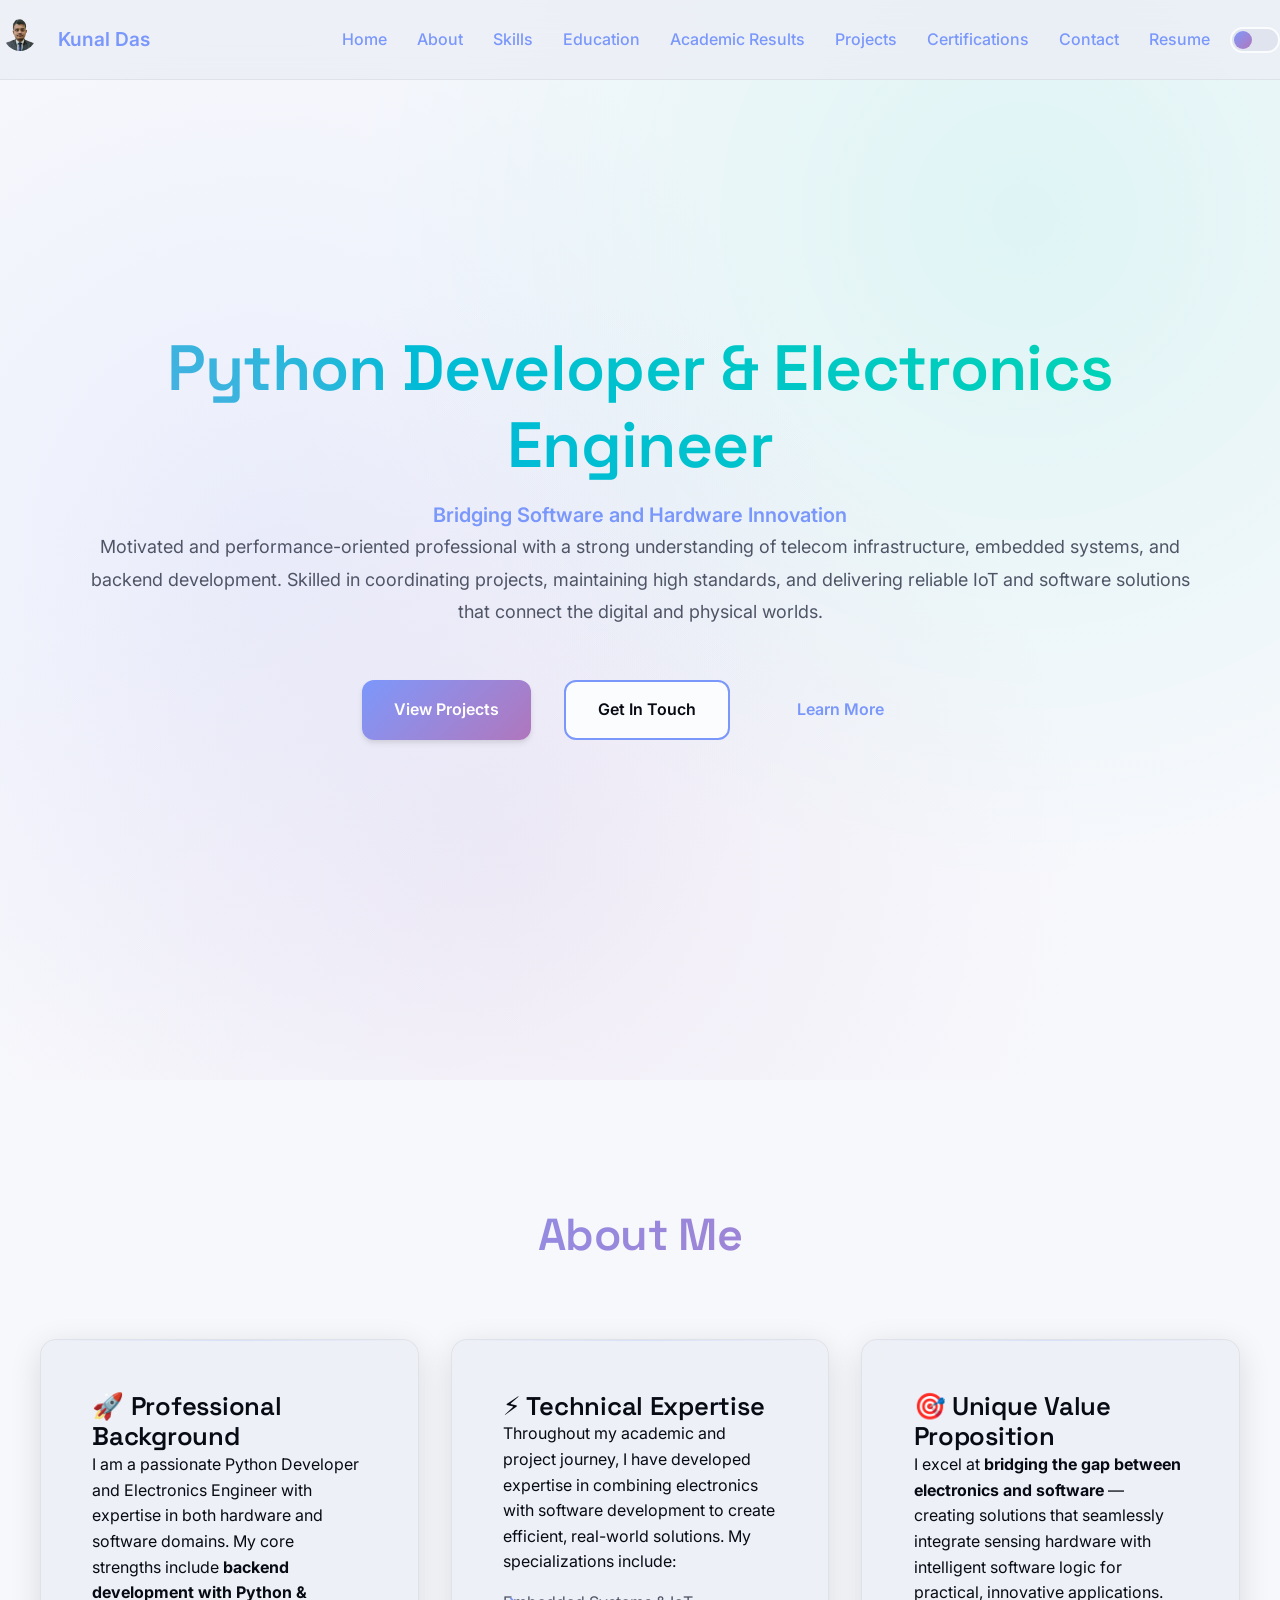
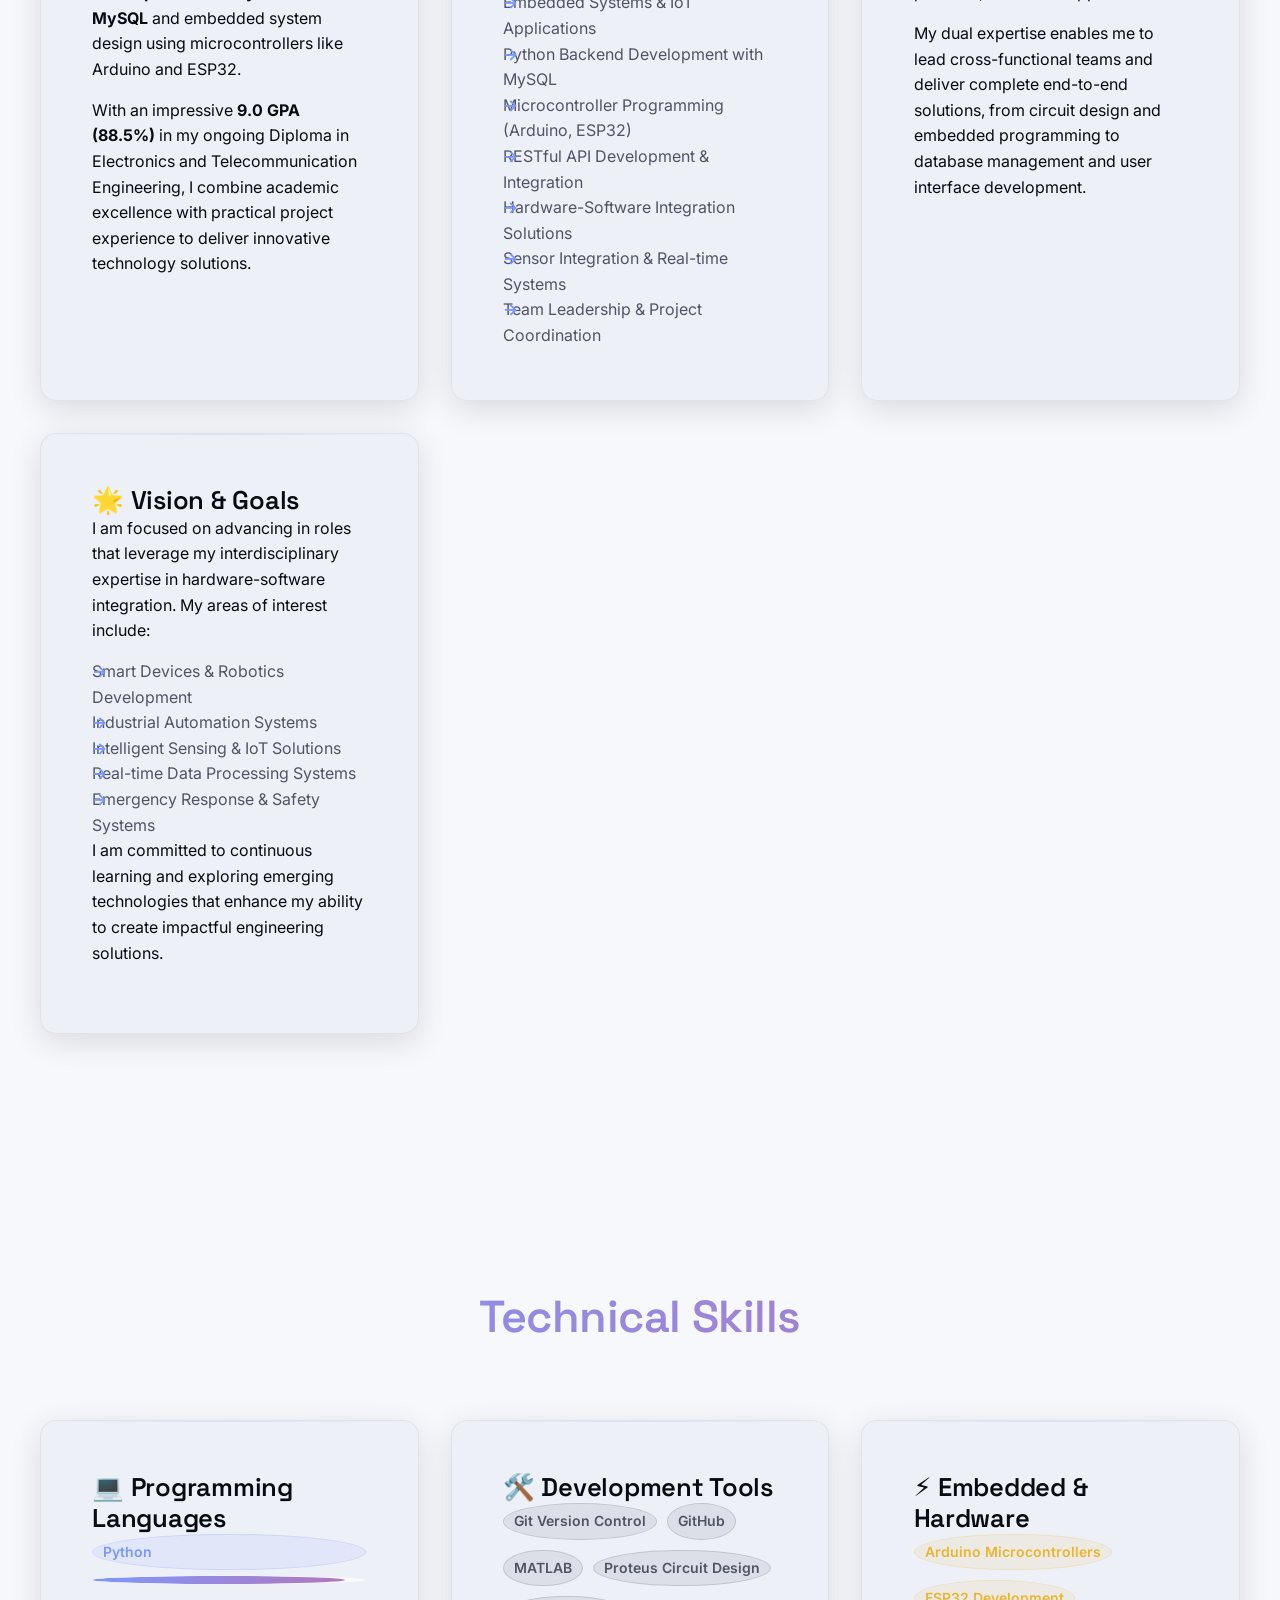
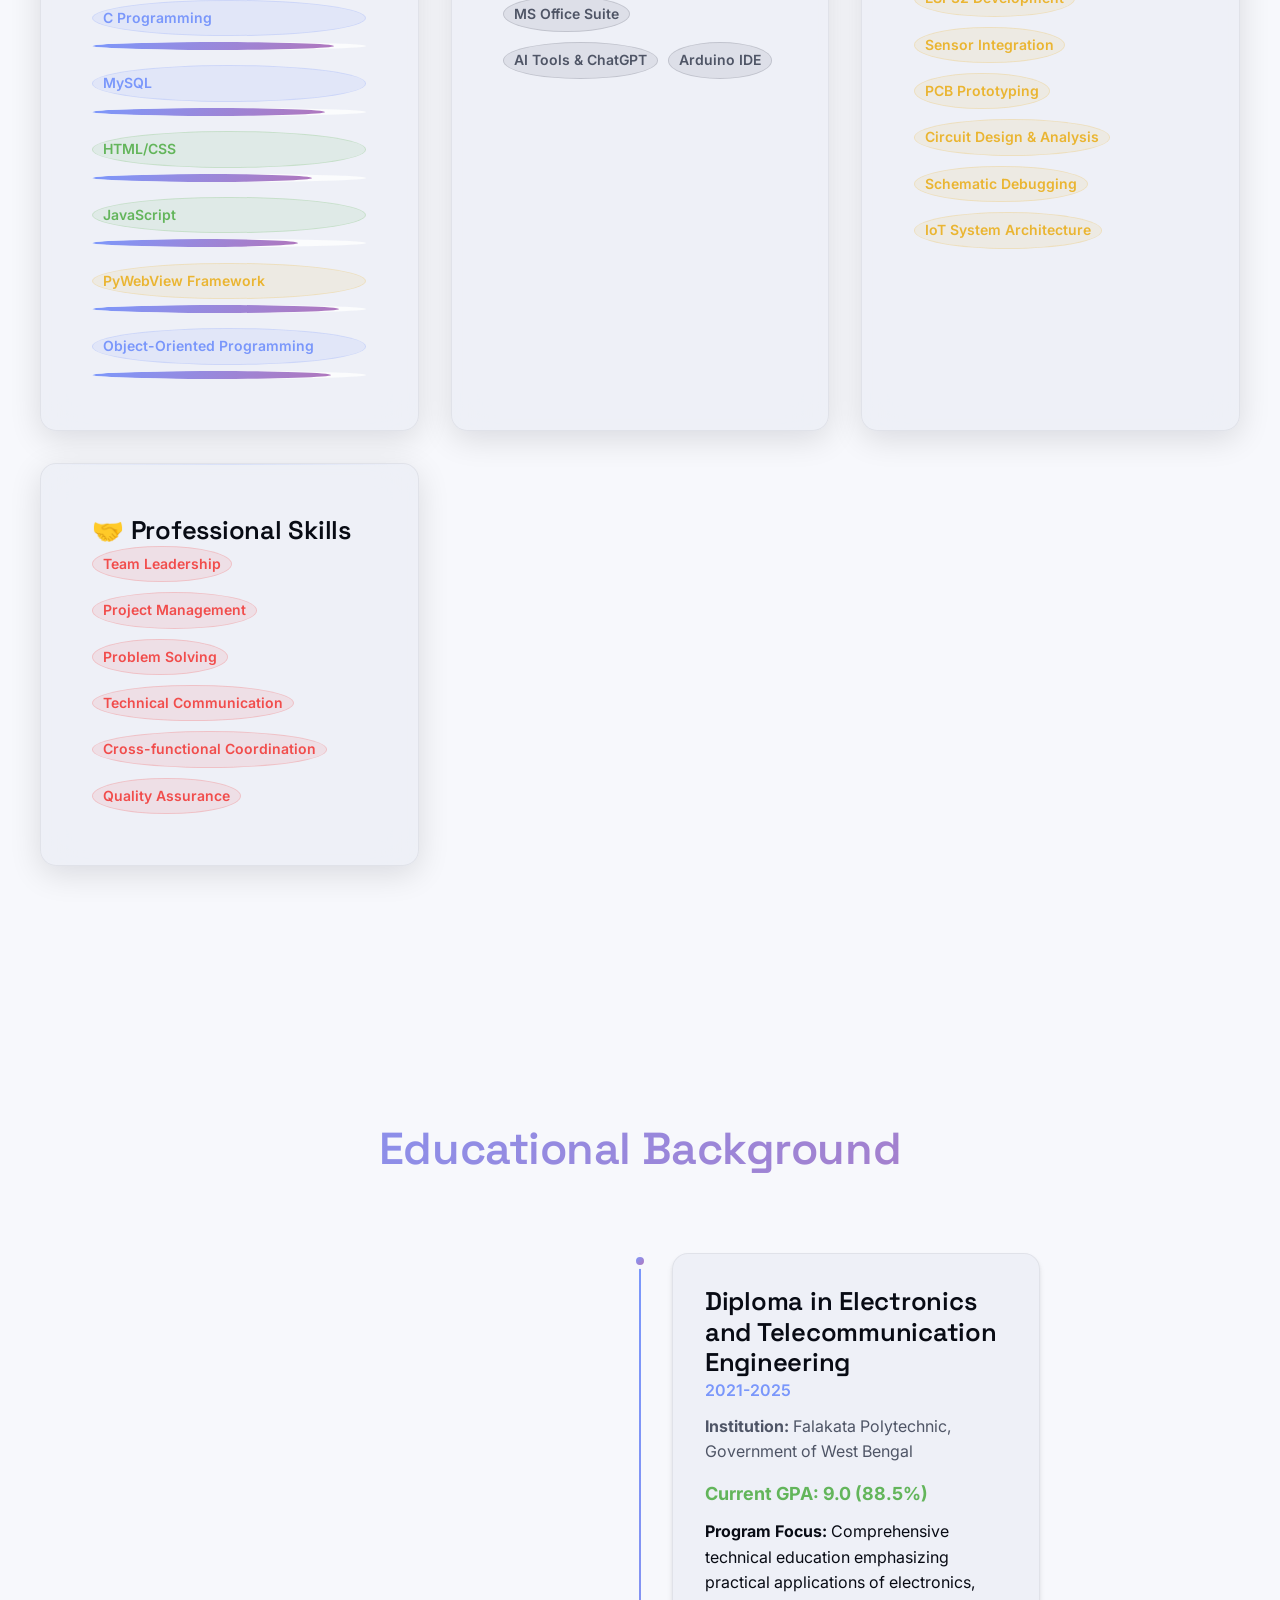
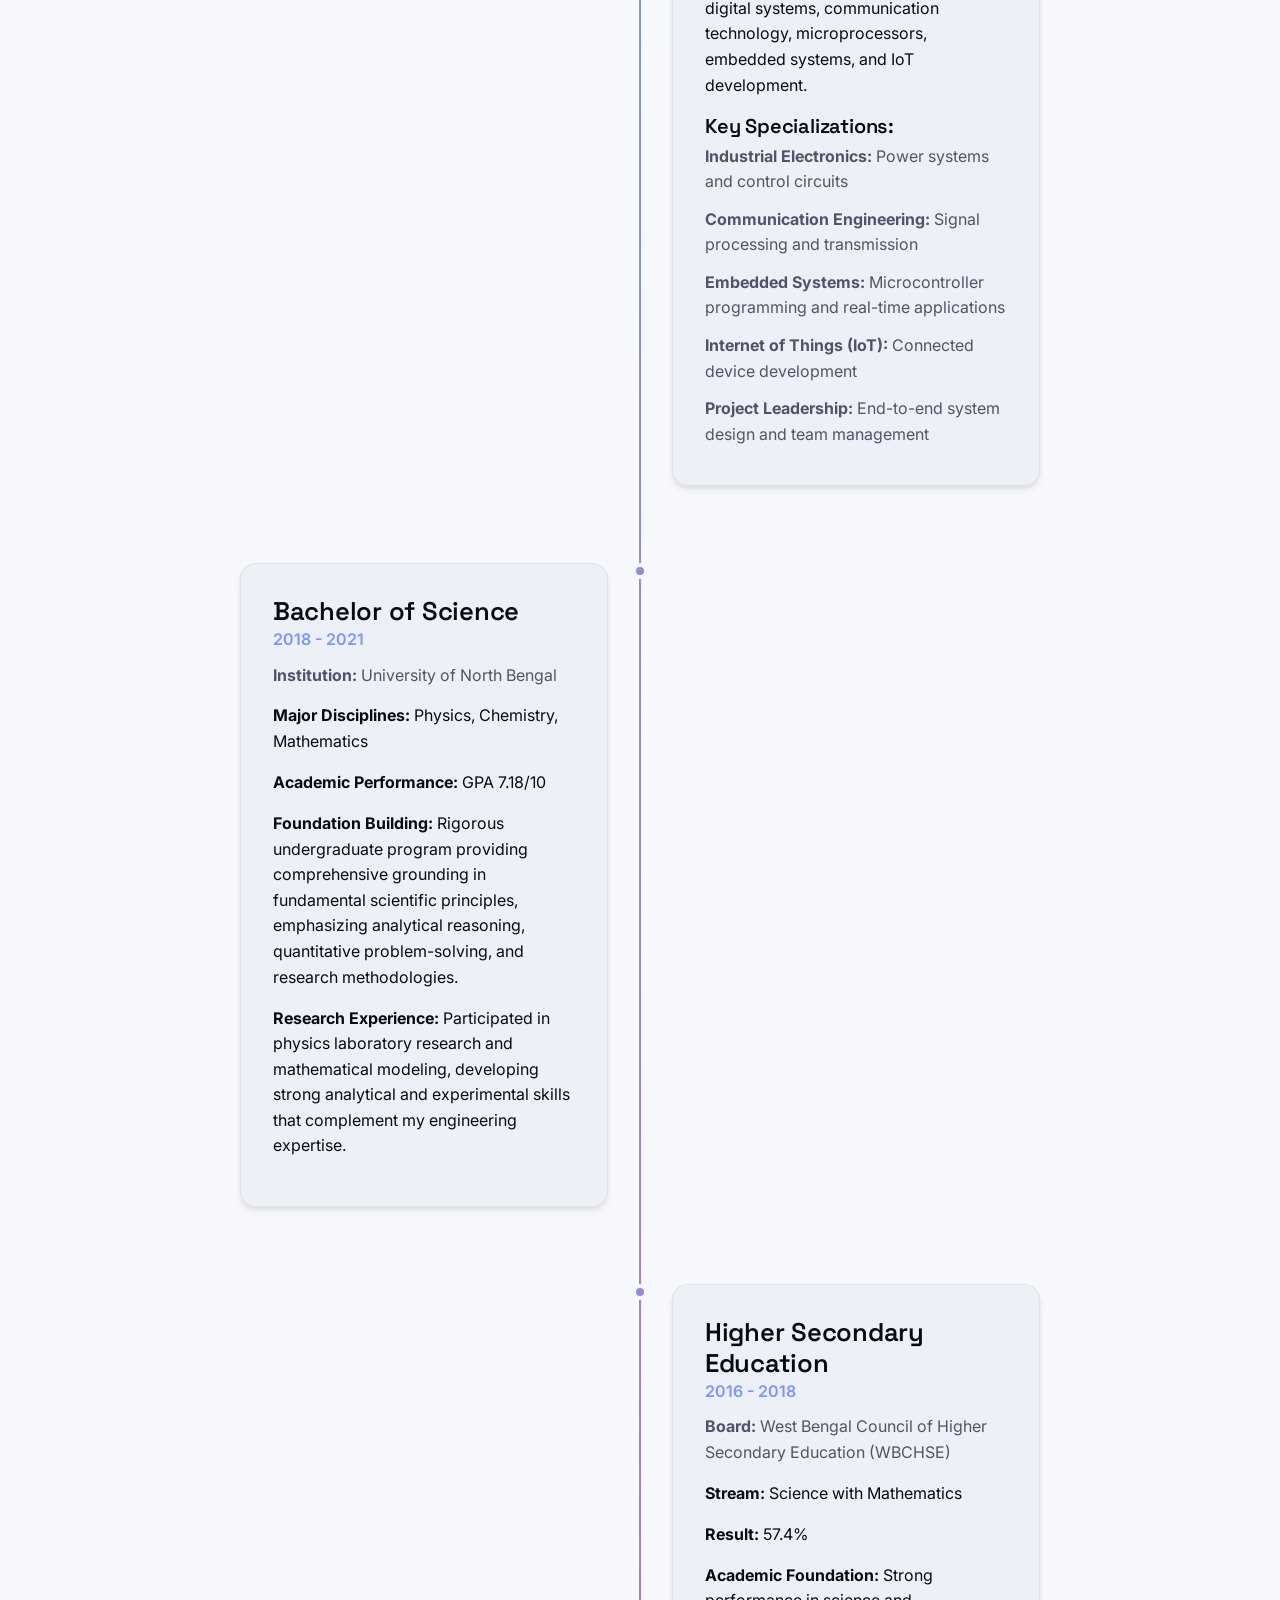
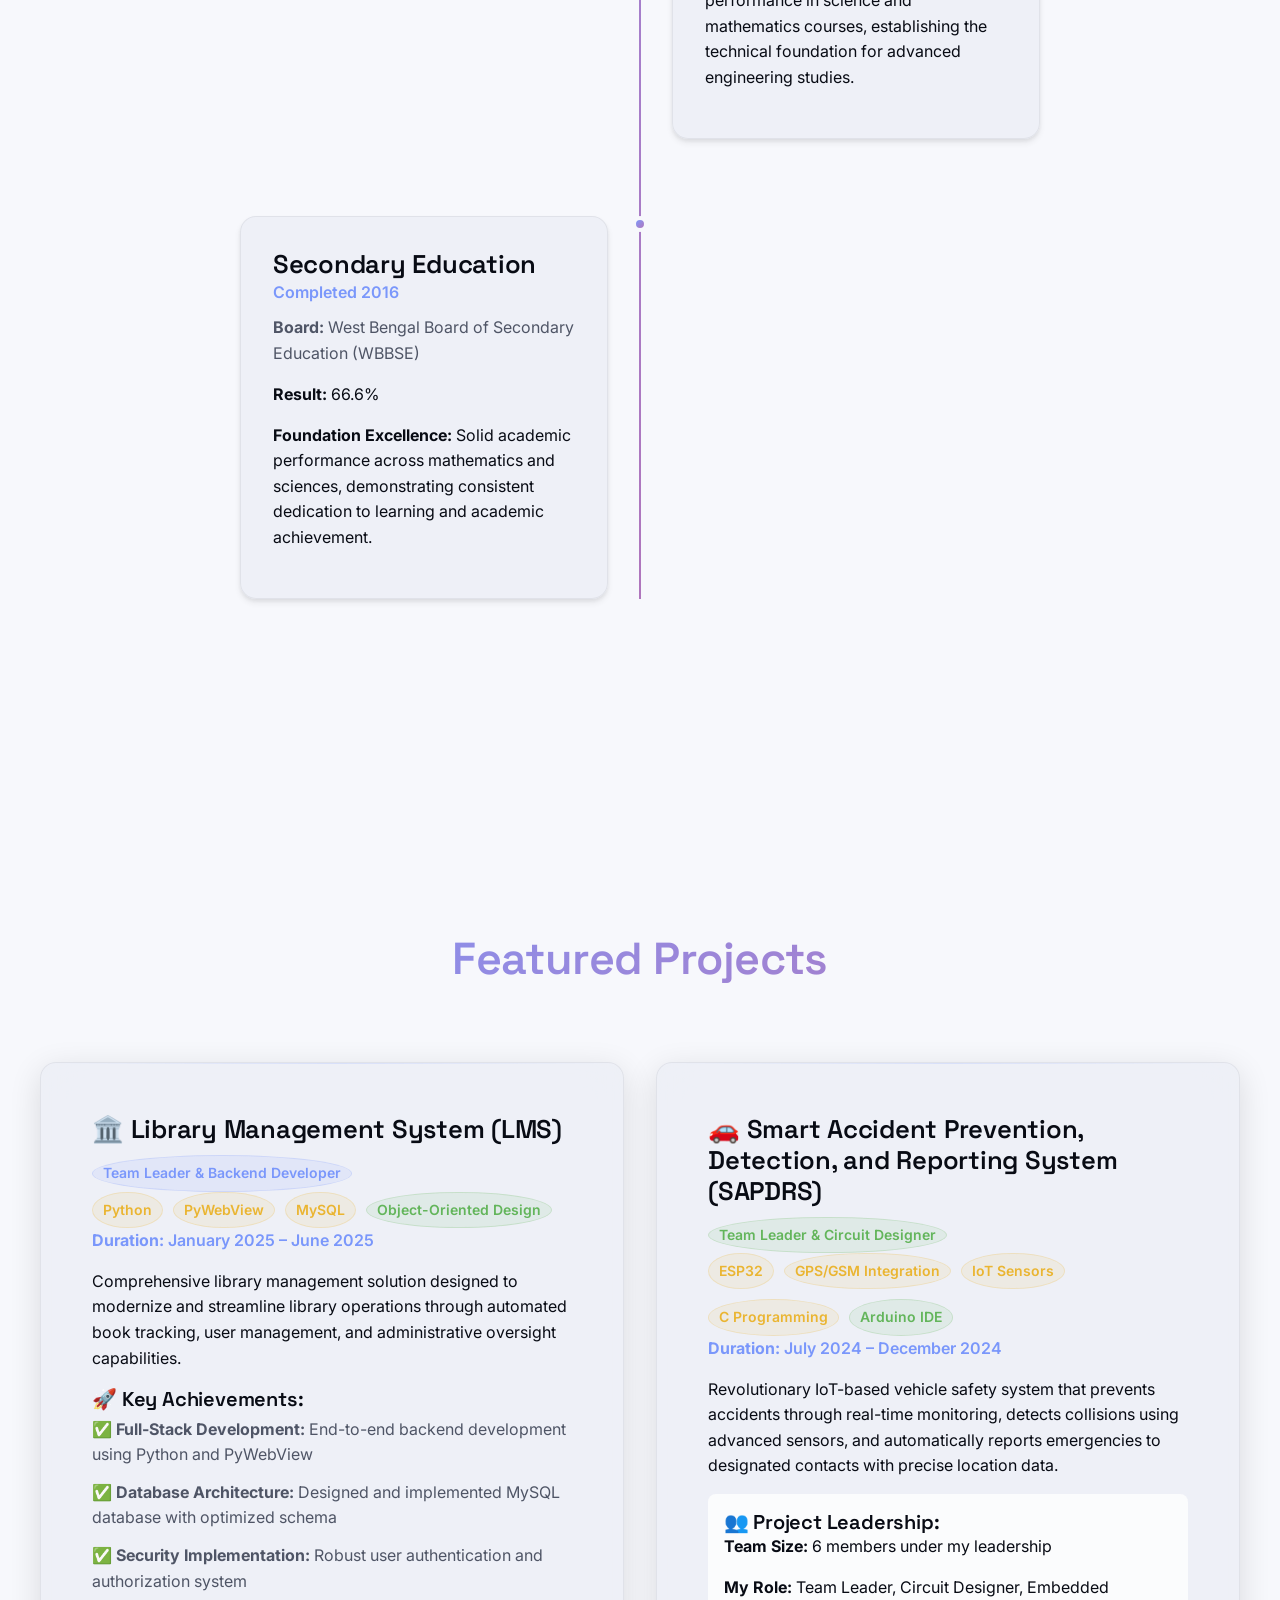
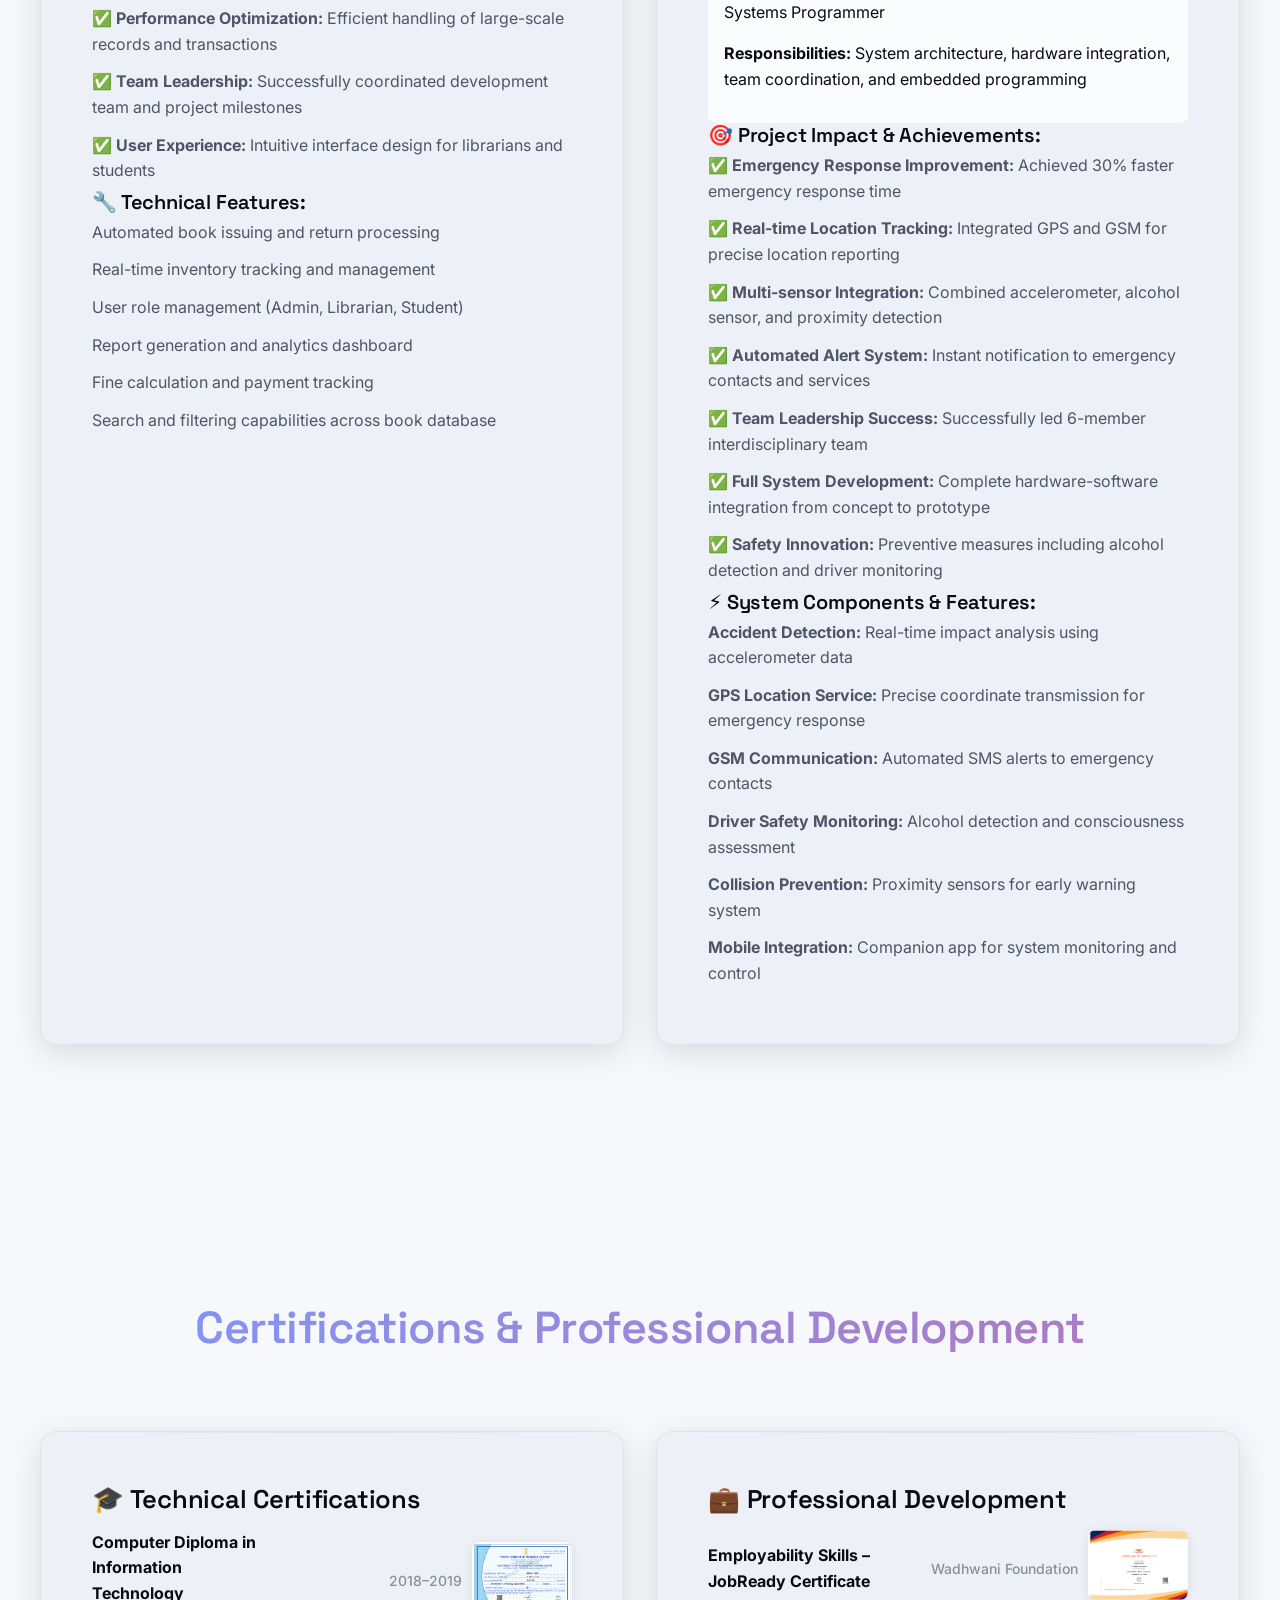
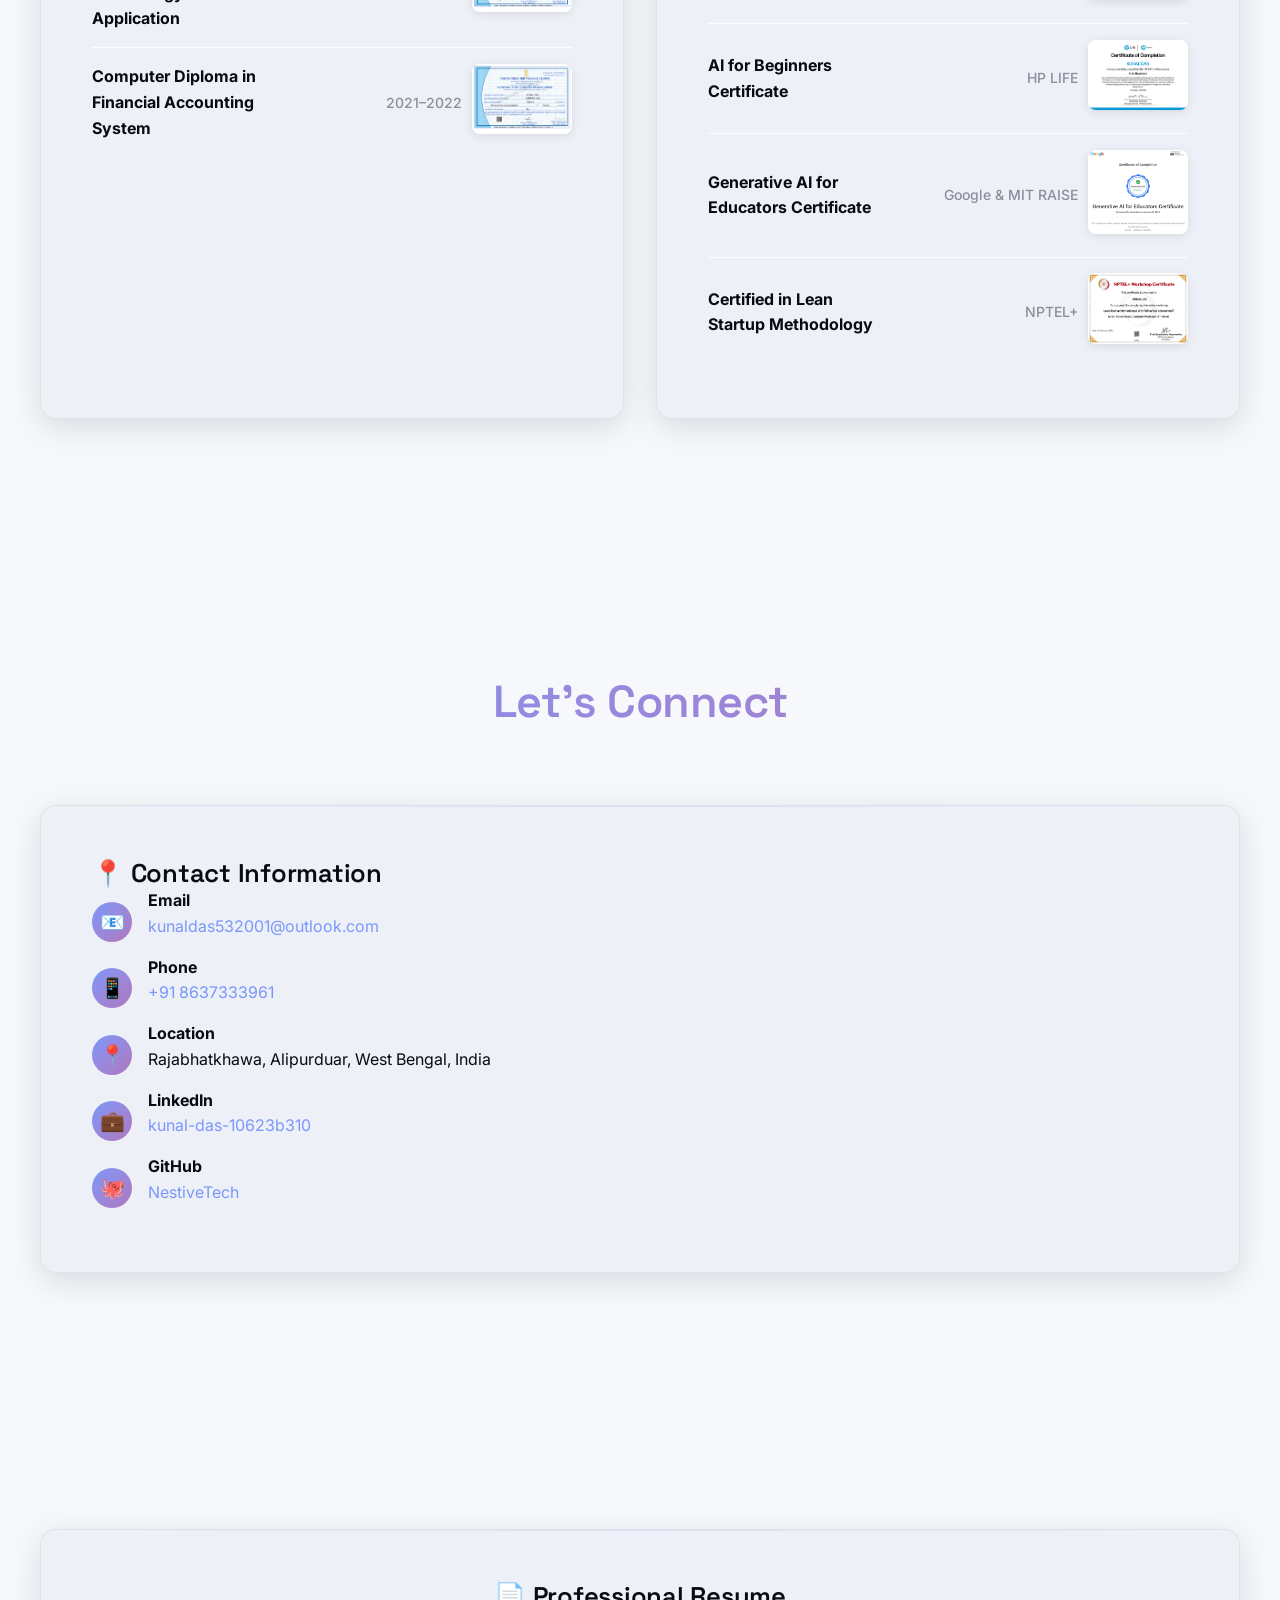
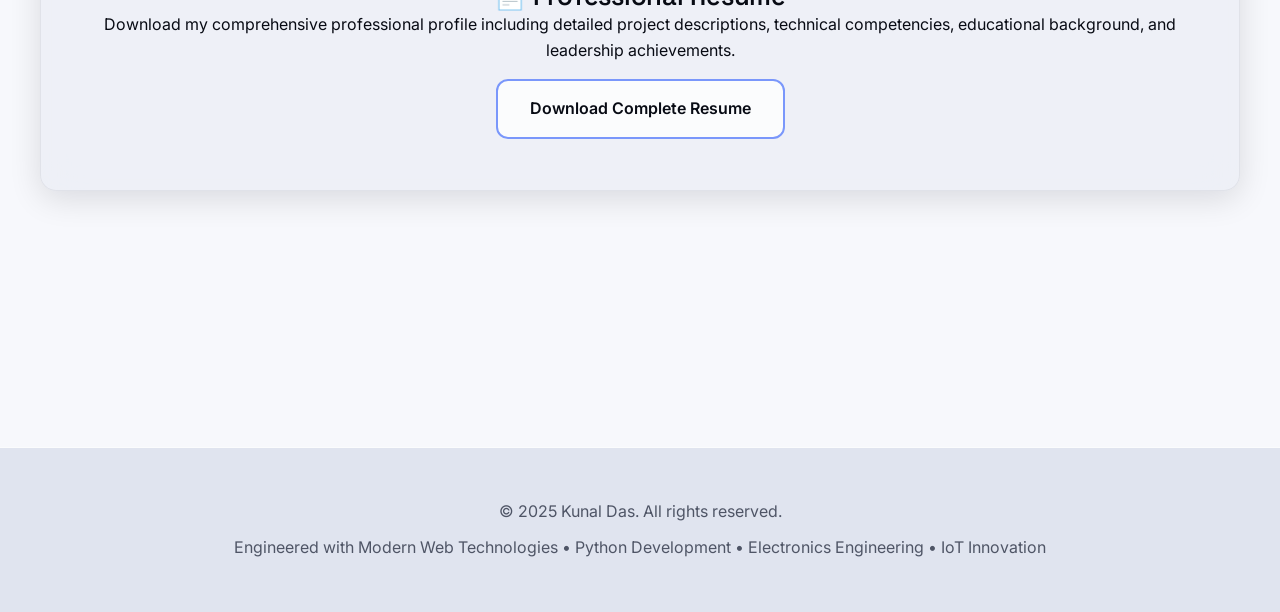
<file: index.html>
<!DOCTYPE html>
<html lang="en">
<head>
    <meta charset="UTF-8">
    <meta name="viewport" content="width=device-width, initial-scale=1.0">
    <title>Kunal Das - Python Developer & Electronics Engineer</title>
    <link rel="icon" type="image/png" href="assets\k.1-removebg.png">
    <link rel="stylesheet" href="style.css">
    <link rel="preconnect" href="https://fonts.googleapis.com">
    <link rel="preconnect" href="https://fonts.gstatic.com" crossorigin>
    <link href="https://fonts.googleapis.com/css2?family=Inter:wght@100..900&family=JetBrains+Mono:wght@100..800&family=Orbitron:wght@400..900&family=Space+Grotesk:wght@300..700&display=swap" rel="stylesheet">
    <meta name="description" content="Kunal Das - Python Developer & Electronics Engineer specializing in IoT, embedded systems, and full-stack development">
</head>
<body>
    <!-- Fixed Navigation -->
    <header>
      <nav class="navbar">
        <div class="nav-logo">
            <a href="assets\WhatsApp_Image_2024-10-18_at_21,14,30_aa26606b-removebg-removebg-preview-Picsart-AiImageEnhancer.png" ><img src="assets/WhatsApp_Image_2024-10-18_at_21,14,30_aa26606b-removebg-removebg-preview-Picsart-AiImageEnhancer.png" alt="Kunal Das" class="logo-image"></a>
            <a href="#home" class="logo-text">Kunal Das</a>
        </div>
            <ul class="nav-links">
                <li><a href="#home">Home</a></li>
                <li><a href="#about">About</a></li>
                <li><a href="#skills">Skills</a></li>
                <li><a href="#education">Education</a></li>
                <li><a href="results.html">Academic Results</a></li>
                <li><a href="#projects">Projects</a></li>
                <li><a href="#certifications">Certifications</a></li>
                <li><a href="#contact">Contact</a></li>
                <li><a href="#resume">Resume</a></li>
                <li>
                    <label class="theme-toggle">
                        <input type="checkbox" id="darkModeToggle">
                        <span class="theme-toggle-slider"></span>
                    </label>
                </li>
            </ul>
            <button class="nav-toggle" aria-label="Toggle navigation">
                <span></span>
                <span></span>
                <span></span>
            </button>
        </nav>
    </header>

    <!-- Hero Section -->
    <section id="home" class="section-hero">
        <div class="hero-content">
             <!-- Add this rotating logo section -->
            <!-- <div class="rotating-logo">
                <img src="assets/k.1-removebg.png" alt="Kunal Das Logo" class="logo-rotate">
            </div> -->
            <h1>Python Developer & Electronics Engineer</h1>
            <p class="hero-subtitle">Bridging Software and Hardware Innovation</p>
            <p class="hero-description">
                Motivated and performance-oriented professional with a strong understanding of telecom infrastructure, 
                embedded systems, and backend development. Skilled in coordinating projects, maintaining high standards, 
                and delivering reliable IoT and software solutions that connect the digital and physical worlds.
            </p>
            <div class="hero-actions">
                <a href="#projects" class="btn btn-primary">View Projects</a>
                <a href="#contact" class="btn btn-secondary">Get In Touch</a>
                <a href="#about" class="btn btn-ghost">Learn More</a>
            </div>
        </div>
    </section>

    <!-- About Section -->
    <section id="about">
        <div class="container">
            <h2 class="section-title">About Me</h2>
            <div class="grid grid-auto-fit">
                <div class="glass-card">
                    <h3>🚀 Professional Background</h3>
                    <p>I am a passionate Python Developer and Electronics Engineer with expertise in both hardware and software domains. My core strengths include <strong>backend development with Python & MySQL</strong> and embedded system design using microcontrollers like Arduino and ESP32.</p>
                    
                    <p>With an impressive <strong>9.0 GPA (88.5%)</strong> in my ongoing Diploma in Electronics and Telecommunication Engineering, I combine academic excellence with practical project experience to deliver innovative technology solutions.</p>
                </div>
                
                <div class="glass-card">
                    <h3>⚡ Technical Expertise</h3>
                    <p>Throughout my academic and project journey, I have developed expertise in combining electronics with software development to create efficient, real-world solutions. My specializations include:</p>
                    <ul class="feature-list">
                        <li>Embedded Systems & IoT Applications</li>
                        <li>Python Backend Development with MySQL</li>
                        <li>Microcontroller Programming (Arduino, ESP32)</li>
                        <li>RESTful API Development & Integration</li>
                        <li>Hardware-Software Integration Solutions</li>
                        <li>Sensor Integration & Real-time Systems</li>
                        <li>Team Leadership & Project Coordination</li>
                    </ul>
                </div>
                
                <div class="glass-card">
                    <h3>🎯 Unique Value Proposition</h3>
                    <p>I excel at <strong>bridging the gap between electronics and software</strong> — creating solutions that seamlessly integrate sensing hardware with intelligent software logic for practical, innovative applications.</p>
                    
                    <p>My dual expertise enables me to lead cross-functional teams and deliver complete end-to-end solutions, from circuit design and embedded programming to database management and user interface development.</p>
                </div>
                
                <div class="glass-card">
                    <h3>🌟 Vision & Goals</h3>
                    <p>I am focused on advancing in roles that leverage my interdisciplinary expertise in hardware-software integration. My areas of interest include:</p>
                    <ul class="feature-list">
                        <li>Smart Devices & Robotics Development</li>
                        <li>Industrial Automation Systems</li>
                        <li>Intelligent Sensing & IoT Solutions</li>
                        <li>Real-time Data Processing Systems</li>
                        <li>Emergency Response & Safety Systems</li>
                    </ul>
                    <p>I am committed to continuous learning and exploring emerging technologies that enhance my ability to create impactful engineering solutions.</p>
                </div>
            </div>
        </div>
    </section>

    <!-- Skills Section -->
    <section id="skills">
        <div class="container">
            <h2 class="section-title">Technical Skills</h2>
            <div class="grid grid-auto-fit">
                <div class="glass-card">
                    <h3>💻 Programming Languages</h3>
                    <div class="skills-grid">
                        <div class="skill-item">
                            <span class="badge badge-primary">Python</span>
                            <div class="progress">
                                <div class="progress-bar" style="width: 92%"></div>
                            </div>
                        </div>
                        <div class="skill-item">
                            <span class="badge badge-primary">C Programming</span>
                            <div class="progress">
                                <div class="progress-bar" style="width: 88%"></div>
                            </div>
                        </div>
                        <div class="skill-item">
                            <span class="badge badge-primary">MySQL</span>
                            <div class="progress">
                                <div class="progress-bar" style="width: 85%"></div>
                            </div>
                        </div>
                        <div class="skill-item">
                            <span class="badge badge-success">HTML/CSS</span>
                            <div class="progress">
                                <div class="progress-bar" style="width: 80%"></div>
                            </div>
                        </div>
                        <div class="skill-item">
                            <span class="badge badge-success">JavaScript</span>
                            <div class="progress">
                                <div class="progress-bar" style="width: 75%"></div>
                            </div>
                        </div>
                        <div class="skill-item">
                            <span class="badge badge-warning">PyWebView Framework</span>
                            <div class="progress">
                                <div class="progress-bar" style="width: 90%"></div>
                            </div>
                        </div>
                        <div class="skill-item">
                            <span class="badge badge-primary">Object-Oriented Programming</span>
                            <div class="progress">
                                <div class="progress-bar" style="width: 87%"></div>
                            </div>
                        </div>
                    </div>
                </div>

                <div class="glass-card">
                    <h3>🛠️ Development Tools</h3>
                    <div class="skill-tags">
                        <span class="badge badge-secondary">Git Version Control</span>
                        <span class="badge badge-secondary">GitHub</span>
                        <span class="badge badge-secondary">MATLAB</span>
                        <span class="badge badge-secondary">Proteus Circuit Design</span>
                        <span class="badge badge-secondary">MS Office Suite</span>
                        <span class="badge badge-secondary">AI Tools & ChatGPT</span>
                        <span class="badge badge-secondary">Arduino IDE</span>
                    </div>
                </div>

                <div class="glass-card">
                    <h3>⚡ Embedded & Hardware</h3>
                    <div class="skill-tags">
                        <span class="badge badge-warning">Arduino Microcontrollers</span>
                        <span class="badge badge-warning">ESP32 Development</span>
                        <span class="badge badge-warning">Sensor Integration</span>
                        <span class="badge badge-warning">PCB Prototyping</span>
                        <span class="badge badge-warning">Circuit Design & Analysis</span>
                        <span class="badge badge-warning">Schematic Debugging</span>
                        <span class="badge badge-warning">IoT System Architecture</span>
                    </div>
                </div>

                <div class="glass-card">
                    <h3>🤝 Professional Skills</h3>
                    <div class="skill-tags">
                        <span class="badge badge-danger">Team Leadership</span>
                        <span class="badge badge-danger">Project Management</span>
                        <span class="badge badge-danger">Problem Solving</span>
                        <span class="badge badge-danger">Technical Communication</span>
                        <span class="badge badge-danger">Cross-functional Coordination</span>
                        <span class="badge badge-danger">Quality Assurance</span>
                    </div>
                </div>
            </div>
        </div>
    </section>

    <!-- Education Section -->
    <section id="education">
        <div class="container">
            <h2 class="section-title">Educational Background</h2>
            <div class="timeline">
                <div class="timeline-item">
                    <div class="timeline-card">
                        <h3>Diploma in Electronics and Telecommunication Engineering</h3>
                        <p class="timeline-period">2021-2025</p>
                        <p class="institution"><strong>Institution:</strong> Falakata Polytechnic, Government of West Bengal</p>
                        <p class="academic-performance"><strong>Current GPA:</strong> 9.0 (88.5%)</p>
                        
                        <p><strong>Program Focus:</strong> Comprehensive technical education emphasizing practical applications of electronics, digital systems, communication technology, microprocessors, embedded systems, and IoT development.</p>
                        
                        <div class="course-highlights">
                            <h4>Key Specializations:</h4>
                            <ul>
                                <li><strong>Industrial Electronics:</strong> Power systems and control circuits</li>
                                <li><strong>Communication Engineering:</strong> Signal processing and transmission</li>
                                <li><strong>Embedded Systems:</strong> Microcontroller programming and real-time applications</li>
                                <li><strong>Internet of Things (IoT):</strong> Connected device development</li>
                                <li><strong>Project Leadership:</strong> End-to-end system design and team management</li>
                            </ul>
                        </div>
                    </div>
                </div>

                <div class="timeline-item">
                    <div class="timeline-card">
                        <h3>Bachelor of Science</h3>
                        <p class="timeline-period">2018 - 2021</p>
                        <p class="institution"><strong>Institution:</strong> University of North Bengal</p>
                        <p><strong>Major Disciplines:</strong> Physics, Chemistry, Mathematics</p>
                        <p><strong>Academic Performance:</strong> GPA 7.18/10</p>
                        
                        <p><strong>Foundation Building:</strong> Rigorous undergraduate program providing comprehensive grounding in fundamental scientific principles, emphasizing analytical reasoning, quantitative problem-solving, and research methodologies.</p>
                        
                        <p><strong>Research Experience:</strong> Participated in physics laboratory research and mathematical modeling, developing strong analytical and experimental skills that complement my engineering expertise.</p>
                    </div>
                </div>

                <div class="timeline-item">
                    <div class="timeline-card">
                        <h3>Higher Secondary Education</h3>
                        <p class="timeline-period">2016 - 2018</p>
                        <p class="institution"><strong>Board:</strong> West Bengal Council of Higher Secondary Education (WBCHSE)</p>
                        <p><strong>Stream:</strong> Science with Mathematics</p>
                        <p><strong>Result:</strong> 57.4%</p>
                        
                        <p><strong>Academic Foundation:</strong> Strong performance in science and mathematics courses, establishing the technical foundation for advanced engineering studies.</p>
                    </div>
                </div>

                <div class="timeline-item">
                    <div class="timeline-card">
                        <h3>Secondary Education</h3>
                        <p class="timeline-period">Completed 2016</p>
                        <p class="institution"><strong>Board:</strong> West Bengal Board of Secondary Education (WBBSE)</p>
                        <p><strong>Result:</strong> 66.6%</p>
                        
                        <p><strong>Foundation Excellence:</strong> Solid academic performance across mathematics and sciences, demonstrating consistent dedication to learning and academic achievement.</p>
                    </div>
                </div>
            </div>
        </div>
    </section>

    <!-- Projects Section -->
    <section id="projects">
        <div class="container">
            <h2 class="section-title">Featured Projects</h2>
            <div class="grid grid-auto-fit">
                <!-- Library Management System -->
                <div class="glass-card project-card">
                    <div class="project-header">
                        <h3>🏛️ Library Management System (LMS)</h3>
                        <span class="badge badge-primary">Team Leader & Backend Developer</span>
                    </div>
                    
                    <div class="project-tech">
                        <span class="badge badge-warning">Python</span>
                        <span class="badge badge-warning">PyWebView</span>
                        <span class="badge badge-warning">MySQL</span>
                        <span class="badge badge-success">Object-Oriented Design</span>
                    </div>
                    
                    <p class="project-timeline"><strong>Duration:</strong> January 2025 – June 2025</p>
                    
                    <p class="project-description">
                        Comprehensive library management solution designed to modernize and streamline library operations through 
                        automated book tracking, user management, and administrative oversight capabilities.
                    </p>
                    
                    <div class="project-highlights">
                        <h4>🚀 Key Achievements:</h4>
                        <ul>
                            <li>✅ <strong>Full-Stack Development:</strong> End-to-end backend development using Python and PyWebView</li>
                            <li>✅ <strong>Database Architecture:</strong> Designed and implemented MySQL database with optimized schema</li>
                            <li>✅ <strong>Security Implementation:</strong> Robust user authentication and authorization system</li>
                            <li>✅ <strong>Performance Optimization:</strong> Efficient handling of large-scale records and transactions</li>
                            <li>✅ <strong>Team Leadership:</strong> Successfully coordinated development team and project milestones</li>
                            <li>✅ <strong>User Experience:</strong> Intuitive interface design for librarians and students</li>
                        </ul>
                    </div>

                    <div class="project-features">
                        <h4>🔧 Technical Features:</h4>
                        <ul>
                            <li>Automated book issuing and return processing</li>
                            <li>Real-time inventory tracking and management</li>
                            <li>User role management (Admin, Librarian, Student)</li>
                            <li>Report generation and analytics dashboard</li>
                            <li>Fine calculation and payment tracking</li>
                            <li>Search and filtering capabilities across book database</li>
                        </ul>
                    </div>
                </div>

                <!-- Smart Accident Prevention System -->
                <div class="glass-card project-card">
                    <div class="project-header">
                        <h3>🚗 Smart Accident Prevention, Detection, and Reporting System (SAPDRS)</h3>
                        <span class="badge badge-success">Team Leader & Circuit Designer</span>
                    </div>
                    
                    <div class="project-tech">
                        <span class="badge badge-warning">ESP32</span>
                        <span class="badge badge-warning">GPS/GSM Integration</span>
                        <span class="badge badge-warning">IoT Sensors</span>
                        <span class="badge badge-warning">C Programming</span>
                        <span class="badge badge-success">Arduino IDE</span>
                    </div>
                    
                    <p class="project-timeline"><strong>Duration:</strong> July 2024 – December 2024</p>
                    
                    <p class="project-description">
                        Revolutionary IoT-based vehicle safety system that prevents accidents through real-time monitoring, 
                        detects collisions using advanced sensors, and automatically reports emergencies to designated contacts 
                        with precise location data.
                    </p>
                    
                    <div class="project-team">
                        <h4>👥 Project Leadership:</h4>
                        <p><strong>Team Size:</strong> 6 members under my leadership</p>
                        <p><strong>My Role:</strong> Team Leader, Circuit Designer, Embedded Systems Programmer</p>
                        <p><strong>Responsibilities:</strong> System architecture, hardware integration, team coordination, and embedded programming</p>
                    </div>
                    
                    <div class="project-highlights">
                        <h4>🎯 Project Impact & Achievements:</h4>
                        <ul>
                            <li>✅ <strong>Emergency Response Improvement:</strong> Achieved 30% faster emergency response time</li>
                            <li>✅ <strong>Real-time Location Tracking:</strong> Integrated GPS and GSM for precise location reporting</li>
                            <li>✅ <strong>Multi-sensor Integration:</strong> Combined accelerometer, alcohol sensor, and proximity detection</li>
                            <li>✅ <strong>Automated Alert System:</strong> Instant notification to emergency contacts and services</li>
                            <li>✅ <strong>Team Leadership Success:</strong> Successfully led 6-member interdisciplinary team</li>
                            <li>✅ <strong>Full System Development:</strong> Complete hardware-software integration from concept to prototype</li>
                            <li>✅ <strong>Safety Innovation:</strong> Preventive measures including alcohol detection and driver monitoring</li>
                        </ul>
                    </div>

                    <div class="project-features">
                        <h4>⚡ System Components & Features:</h4>
                        <ul>
                            <li><strong>Accident Detection:</strong> Real-time impact analysis using accelerometer data</li>
                            <li><strong>GPS Location Service:</strong> Precise coordinate transmission for emergency response</li>
                            <li><strong>GSM Communication:</strong> Automated SMS alerts to emergency contacts</li>
                            <li><strong>Driver Safety Monitoring:</strong> Alcohol detection and consciousness assessment</li>
                            <li><strong>Collision Prevention:</strong> Proximity sensors for early warning system</li>
                            <li><strong>Mobile Integration:</strong> Companion app for system monitoring and control</li>
                        </ul>
                    </div>
                </div>
            </div>
        </div>
    </section>

    <!-- Certifications Section -->
<section id="certifications">
        <div class="container">
            <h2 class="section-title">Certifications & Professional Development</h2>
            <div class="grid grid-auto-fit">
                <div class="glass-card cert-card">
                    <h3>🎓 Technical Certifications</h3>
                    <ul class="cert-list">
                        <li>
                            <div class="cert-item">
                                <strong>Computer Diploma in Information Technology Application</strong>
                                <span class="cert-year">2018–2019</span>
                                <a href="assets/Certificates/DITA.png"><img src="assets/Certificates/DITA.png" alt="Computer Diploma in Information Technology Application"></a>
                            </div>
                        </li>
                        <li>
                            <div class="cert-item">
                                <strong>Computer Diploma in Financial Accounting System</strong>
                                <span class="cert-year">2021–2022</span>
                                <a href="assets/Certificates/KUNAL_DAS (DFAS)-1.jpg"><img src="assets/Certificates/KUNAL_DAS (DFAS)-1.jpg" alt="Computer Diploma in Financial Accounting System"></a>
                            </div>
                        </li>
                    </ul>
                </div>


                <div class="glass-card cert-card">
                    <h3>💼 Professional Development</h3>
                    <ul class="cert-list">
                        <li>
                            <div class="cert-item">
                                <strong>Employability Skills – JobReady Certificate</strong>
                                <span class="cert-provider">Wadhwani Foundation</span>
                                <a href="assets/Certificates/Wadhwani Foundation Certificate - 6771ab2d281a8b20fc77d91b.jpg"><img src="assets/Certificates/Wadhwani Foundation Certificate - 6771ab2d281a8b20fc77d91b.jpg" alt="Employability Skills – JobReady Certificate"></a>
                            </div>
                        </li>
                        <li>
                            <div class="cert-item">
                                <strong>AI for Beginners Certificate</strong>
                                <span class="cert-provider">HP LIFE</span>
                                <a href="assets/Certificates/HPLIFE.jpg"><img src="assets/Certificates/HPLIFE.jpg" alt="AI for Beginners Certificate"></a>
                            </div>
                        </li>
                        <li>
                            <div class="cert-item">
                                <strong>Generative AI for Educators Certificate</strong>
                                <span class="cert-provider">Google & MIT RAISE</span>
                                <a href="assets/Certificates/Generative AI for Educators Certificate _ Google.png"><img src="assets/Certificates/Generative AI for Educators Certificate _ Google.png" alt="Generative AI for Educators Certificate"></a>
                            </div>
                        </li>
                        <li>
                            <div class="cert-item">
                                <strong>Certified in Lean Startup Methodology</strong>
                                <span class="cert-provider">NPTEL+</span>
                                <a href="assets/Certificates/Certified In Lean Startup Methodology  NPTEL+.jpg"><img src="assets/Certificates/Certified In Lean Startup Methodology  NPTEL+.jpg" alt="Certified in Lean Startup Methodology"></a>
                            </div>
                        </li>
                    </ul>
                </div>
            </div>
        </div>
    </section>


    <!-- Gallery Section -->
    <!-- <section id="gallery">
        <div class="container">
            <h2 class="section-title">Project Gallery</h2>
            <div class="gallery-grid">
                <div class="gallery-item glass-card">
                    <div class="placeholder-image">
                        <span>LMS Dashboard</span>
                    </div>
                    <p>Library Management System - User Interface & Database Integration</p>
                </div>
                <div class="gallery-item glass-card">
                    <div class="placeholder-image">
                        <span>SAPDRS Circuit</span>
                    </div>
                    <p>Smart Accident Prevention System - Hardware Architecture</p>
                </div>
                <div class="gallery-item glass-card">
                    <div class="placeholder-image">
                        <span>ESP32 Integration</span>
                    </div>
                    <p>IoT Development - Microcontroller & Sensor Assembly</p>
                </div>
                <div class="gallery-item glass-card">
                    <div class="placeholder-image">
                        <span>Database Schema</span>
                    </div>
                    <p>Library Management - MySQL Database Design</p>
                </div>
                <div class="gallery-item glass-card">
                    <div class="placeholder-image">
                        <span>Team Collaboration</span>
                    </div>
                    <p>Project Leadership - Team Development & Coordination</p>
                </div>
                <div class="gallery-item glass-card">
                    <div class="placeholder-image">
                        <span>System Testing</span>
                    </div>
                    <p>Quality Assurance - Hardware-Software Integration Testing</p>
                </div>
            </div>
        </div>
    </section> -->

    <!-- Contact Section -->
    <section id="contact">
        <div class="container">
            <h2 class="section-title">Let's Connect</h2>
            <div class="grid grid-2">
                <div class="glass-card">
                    <h3>📍 Contact Information</h3>
                    <div class="contact-info">
                        <div class="contact-item">
                            <span class="contact-icon">📧</span>
                            <div>
                                <strong>Email</strong>
                                <p><a href="mailto:kunaldas532001@outlook.com">kunaldas532001@outlook.com</a></p>
                            </div>
                        </div>
                        <div class="contact-item">
                            <span class="contact-icon">📱</span>
                            <div>
                                <strong>Phone</strong>
                                <p><a href="tel:+918637333961">+91 8637333961</a></p>
                            </div>
                        </div>
                        <div class="contact-item">
                            <span class="contact-icon">📍</span>
                            <div>
                                <strong>Location</strong>
                                <p>Rajabhatkhawa, Alipurduar,
                                West Bengal, India</p>
                            </div>
                        </div>
                        <div class="contact-item">
                            <span class="contact-icon">💼</span>
                            <div>
                                <strong>LinkedIn</strong>
                                <p><a href="https://www.linkedin.com/in/kunal-das-10623b310" target="_blank" rel="noopener">kunal-das-10623b310</a></p>
                            </div>
                        </div>
                        <div class="contact-item">
                            <span class="contact-icon">🐙</span>
                            <div>
                                <strong>GitHub</strong>
                                <p><a href="https://github.com/NestiveTech" target="_blank" rel="noopener">NestiveTech</a></p>
                            </div>
                        </div>
                        <!-- <div class="contact-item">
                            <span class="contact-icon">🌐</span>
                            <div>
                                <strong>Portfolio</strong>
                                <p><a href="https://nestivetech.github.io/kunaldas-portfolio/" target="_blank" rel="noopener">View Live Portfolio</a></p>
                            </div>
                        </div> -->
                    </div>
                </div>

                <!-- <div class="glass-card">
                    <h3>💬 Send Message</h3>
                    <form class="contact-form">
                        <div class="form-group">
                            <label class="form-label">Full Name</label>
                            <input type="text" class="form-input" placeholder="Your Full Name" required>
                        </div>
                        <div class="form-group">
                            <label class="form-label">Email Address</label>
                            <input type="email" class="form-input" placeholder="your.email@example.com" required>
                        </div>
                        <div class="form-group">
                            <label class="form-label">Subject</label>
                            <input type="text" class="form-input" placeholder="Message Subject" required>
                        </div>
                        <div class="form-group">
                            <label class="form-label">Message</label>
                            <textarea class="form-textarea" rows="5" placeholder="Your message here..." required></textarea>
                        </div>
                        <button type="submit" class="btn btn-primary btn-full">
                            Send Message
                        </button>
                    </form>
                </div>
            </div>-->
            </section> 
            <section id="resume">
            <div class="glass-card resume-section">
                <div class="resume-content">
                    <h3>📄 Professional Resume</h3>
                    <p>Download my comprehensive professional profile including detailed project descriptions, technical competencies, educational background, and leadership achievements.</p>
                    <a href="assets\KUNAL_DAS_Resume.pdf" class="btn btn-secondary" download>
                        Download Complete Resume
                    </a>
                </div>
            </div>
        </div>
    </section>

    <!-- Footer -->
    <footer class="footer">
        <div class="container">
            <div class="footer-content">
                <p>&copy; 2025 Kunal Das. All rights reserved.</p>
                <p>Engineered with Modern Web Technologies • Python Development • Electronics Engineering • IoT Innovation</p>
            </div>
        </div>
    </footer>

    <!-- Floating Action Button -->
    <button class="fab" id="scrollToTop" aria-label="Scroll to top">
        ↑
    </button>

    <script src="script.js" defer></script>
</body>
</html>
</file>
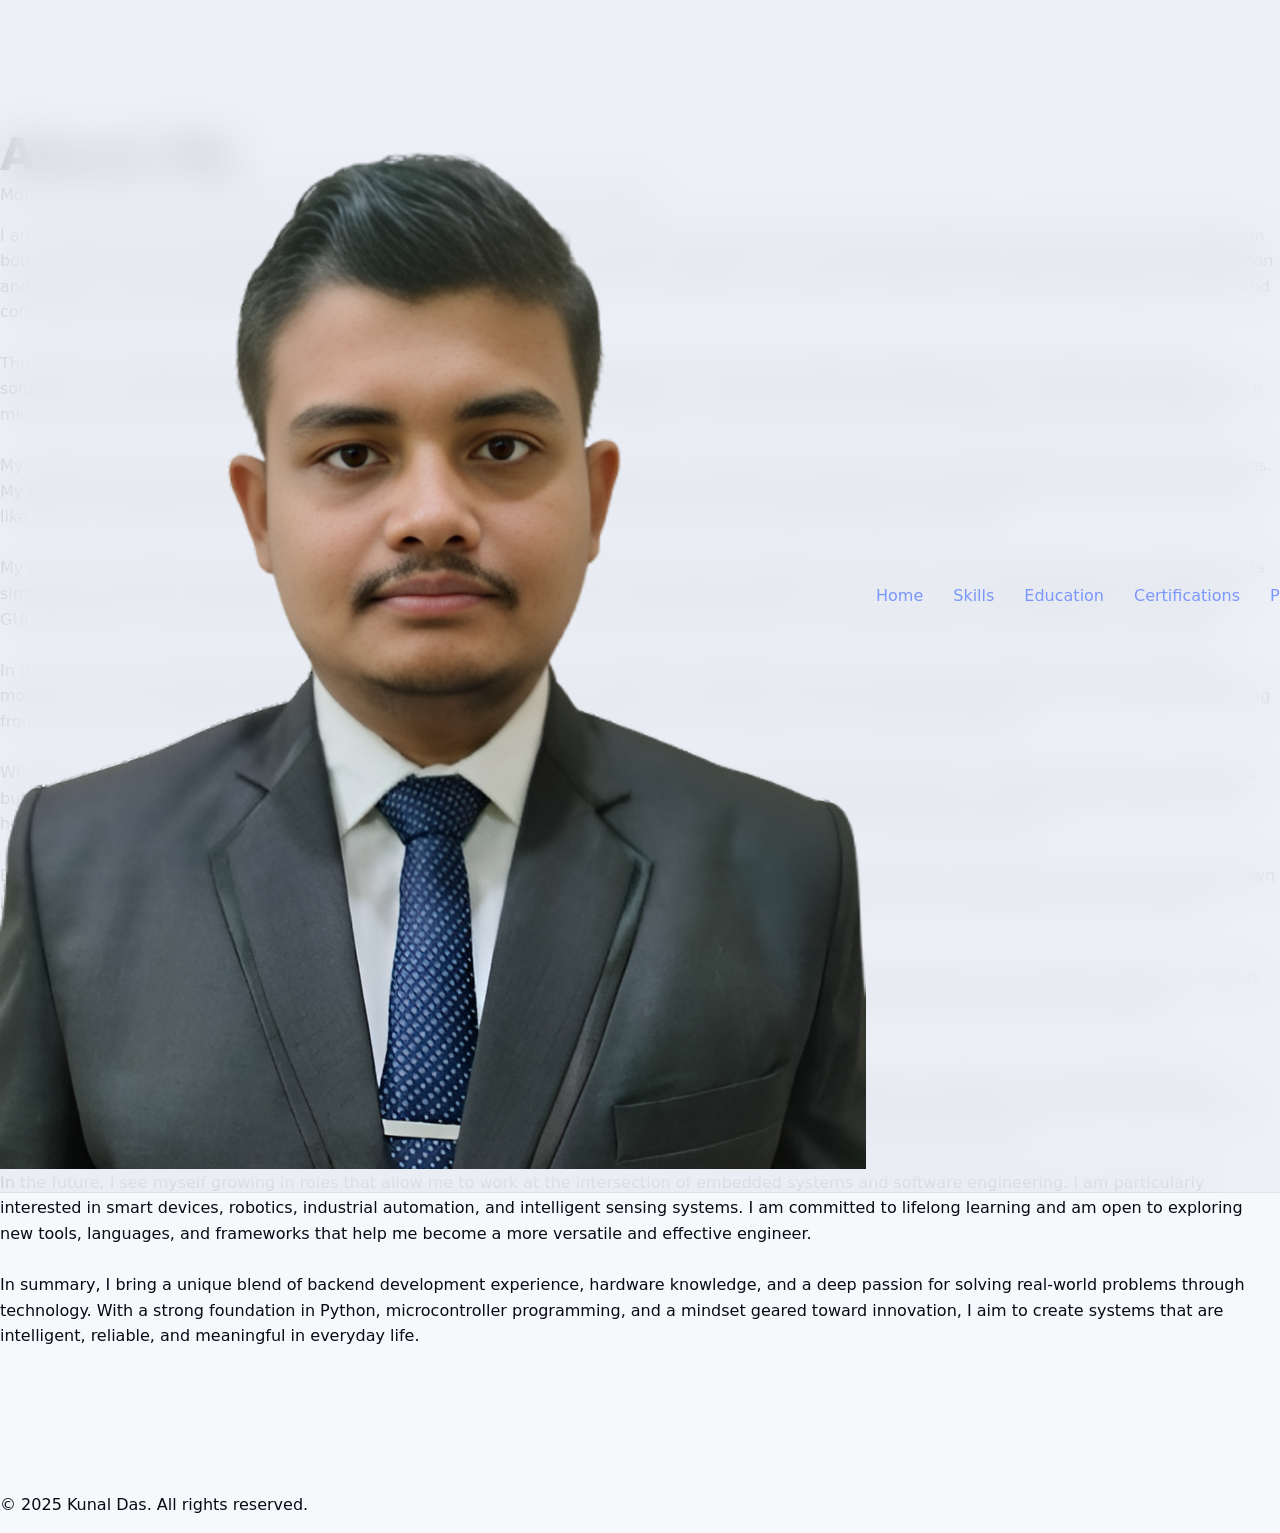
<file: about.html>
<!DOCTYPE html>
<html lang="en">
<head>
  <meta charset="UTF-8" />
  <meta name="viewport" content="width=device-width, initial-scale=1.0" />
  <title>Kunal Das - Portfolio(about)</title>
  <link rel="icon" type="image/png" href="assets\k.1-removebg.png">
  <link rel="stylesheet" href="style.css" />
  <!-- Google Fonts -->
  <link href="https://fonts.googleapis.com/css2?family=Roboto:wght@300;400;500;700&display=swap" rel="stylesheet">
</head>
<body class="light-theme">
  <!-- Header / Navigation -->
  <header>
    <nav class="navbar">
      <div class="profile-image">
        <img src="assets/WhatsApp_Image_2024-10-18_at_21,14,30_aa26606b-removebg-removebg-preview-Picsart-AiImageEnhancer.png" alt="Profile Photo" />
      </div>
      <ul class="nav-links">
        <li><a href="index.html">Home</a></li>
        <!-- <li><a href="about.html">About</a></li> -->
        <li><a href="skills.html">Skills</a></li>
        <li><a href="education.html">Education</a></li>
        <li><a href="certifications.html">Certifications</a></li>
        <li><a href="projects.html">Projects</a></li>
        <li><a href="contact.html">Contact</a></li>
      </ul>
      <div class="theme-toggle">
        <input type="checkbox" id="darkModeToggle" />
        <label for="darkModeToggle">🌙</label>
      </div>
      <!-- Three dot toggle icon (visible only on mobile) -->
      <button class="nav-toggle">☰</button>
    </nav>
  </header>
<!-- About Me Section -->
    <section id="about" class="section-about fade-in">
        <h2>About Me</h2>
        <!-- <div class="profile-image">
      <img src="assets/WhatsApp_Image_2024-10-18_at_21.14.30_aa26606b-removebg.png" alt="Profile Photo" />
    </div> -->
    <div class="para">
        <p>Motivated Junior Python Developer &amp; Electronics and Telecommunication Engineer</p>
    </div>
        <div class="about-details">
            <p>I am a passionate and motivated Junior Python Developer with a Diploma in Electronics and Telecommunication Engineering. I have built a solid foundation in both software and hardware development through academic projects and hands-on experience. My core strengths include backend development using Python and MySQL, as well as designing and implementing embedded systems with microcontrollers. I am eager to contribute to innovative technology solutions and continuously expand my technical skillset in real-world environments.
<br>
<br>
Throughout my academic journey, I have developed a deep interest in combining electronics with software development to create efficient, real-world solutions. I am especially enthusiastic about embedded systems, sensor integration, and Internet of Things (IoT) applications. I have worked extensively with microcontrollers such as Arduino and ESP32, alongside various sensors and modules, to create systems that interact intelligently with their environment.
<br>
<br>
My software skills are centered around Python, which I use for backend development, automation, data handling, and integrating APIs with hardware systems. My backend development experience includes designing and implementing structured databases with MySQL, building RESTful APIs, and using frameworks like Flask to create web services. I have a strong grasp of data flow, system architecture, and scalable development practices.
<br>
<br>
My journey into programming started from a desire to understand the logic behind system automation and control. I quickly gravitated towards Python for its simplicity and power, and over time, I became confident in using it not only for typical backend tasks but also for tasks involving hardware communication, GUI applications, and API integrations. I enjoy writing clean, modular code and organizing systems in a way that ensures maintainability and scalability.
<br>
<br>
In the area of microcontroller programming, I enjoy writing embedded C and Arduino-compatible code to control sensors, actuators, and communication modules. I have built various hardware-based systems that collect data, process it in real time, and respond with meaningful actions. This includes everything from basic sensor monitoring to more complex systems involving conditional logic, alert mechanisms, and cloud/API integration.
<br>
<br>
What sets me apart is my ability to bridge the gap between hardware and software. I not only understand how electronic components behave in real circuits but also how to write software that interprets, controls, or augments these behaviors. This dual understanding enables me to build holistic solutions where hardware and software operate in harmony, especially in fields like home automation, safety systems, and monitoring applications.
<br>
<br>
Beyond technical skills, I am a keen problem solver with a strong analytical mindset. I approach every challenge with curiosity and persistence, breaking down problems methodically and learning what’s necessary to find effective solutions. I have also honed my ability to work collaboratively in team settings, communicate technical concepts clearly, and adapt to evolving project requirements.
<br>
<br>
I consistently stay up to date with advancements in technology, particularly in the domains of IoT, embedded development, and backend systems. I am also familiar with basic circuit simulation and PCB design tools, which help in taking prototypes from breadboard setups to more robust and organized implementations.
<br>
<br>
As a final-year engineering student, I bring with me a combination of theoretical knowledge and practical hands-on experience. I have developed time management, project planning, and execution skills by balancing academic responsibilities with self-initiated technical projects. My goal is to join a forward-thinking organization where I can contribute to building impactful technological solutions by combining software with electronics.
<br>
<br>
In the future, I see myself growing in roles that allow me to work at the intersection of embedded systems and software engineering. I am particularly interested in smart devices, robotics, industrial automation, and intelligent sensing systems. I am committed to lifelong learning and am open to exploring new tools, languages, and frameworks that help me become a more versatile and effective engineer. 
<br>
<br>
In summary, I bring a unique blend of backend development experience, hardware knowledge, and a deep passion for solving real-world problems through technology. With a strong foundation in Python, microcontroller programming, and a mindset geared toward innovation, I aim to create systems that are intelligent, reliable, and meaningful in everyday life.</p>
            <!-- <div class="detail-block">
                <h3>Interests</h3>
                <ul>
                    <li>Embedded Systems &amp; IoT</li>
                    <li>Microcontroller Programming</li>
                    <li>Backend Development</li>
                    <li>Problem Solving</li>
                </ul>
            </div>
            <div class="detail-block">
                <h3>Languages</h3>
                <ul>
                    <li>English</li>
                    <li>Bengali</li>
                    <li>Hindi</li>
                </ul>
            </div> -->
        </div>
        
    </section>
    <!-- Footer -->
<footer>
    <p>&copy; 2025 Kunal Das. All rights reserved.</p>
</footer>

<script src="script.js"></script>
</body>
</html>
</file>
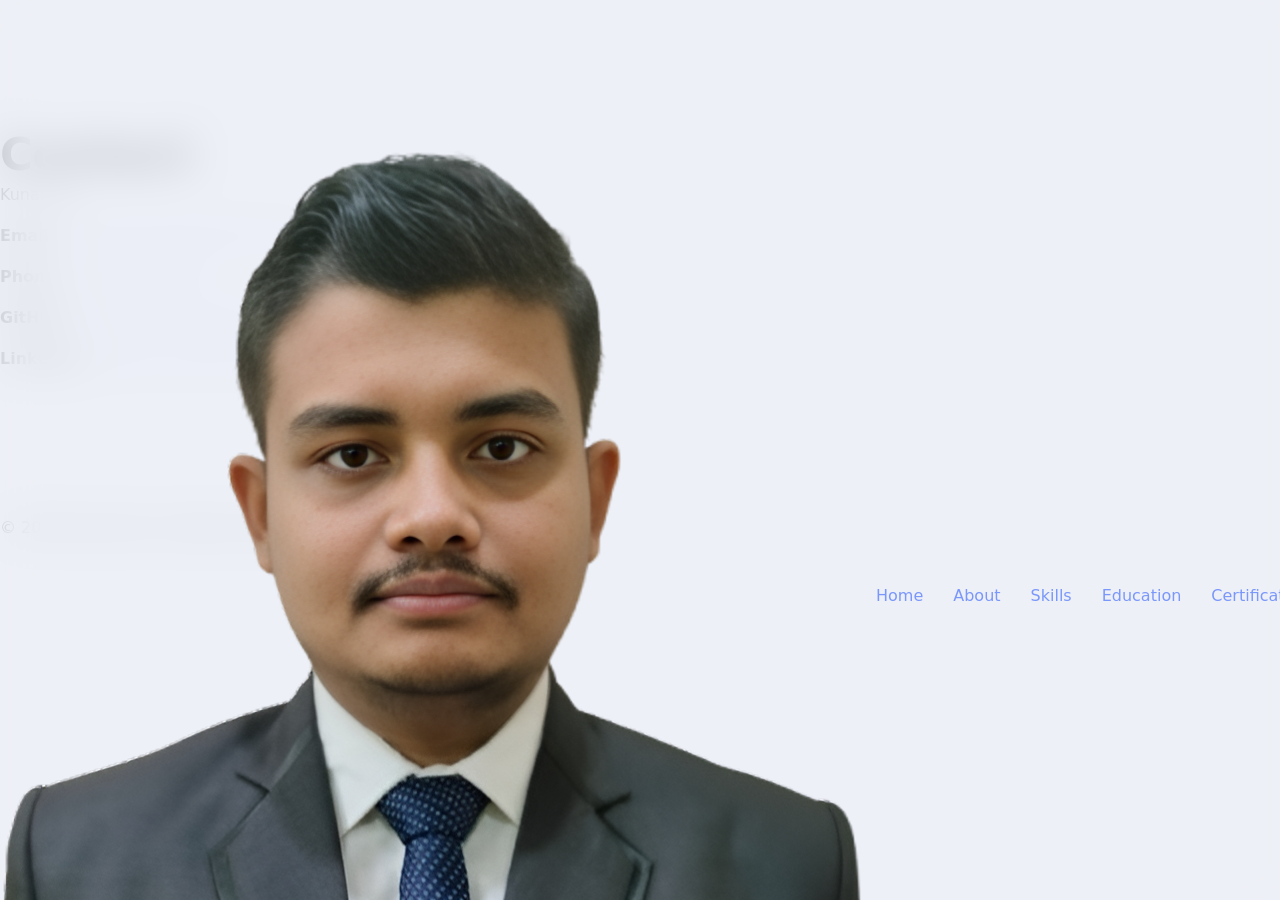
<file: contact.html>
<!DOCTYPE html>
<html lang="en">
<head>
  <meta charset="UTF-8" />
  <meta name="viewport" content="width=device-width, initial-scale=1.0" />
  <title>Kunal Das - Portfolio(contact)</title>
  <link rel="icon" type="image/png" href="assets\k.1-removebg.png">
  <link rel="stylesheet" href="style.css" />
  <!-- Google Fonts -->
  <link href="https://fonts.googleapis.com/css2?family=Roboto:wght@300;400;500;700&display=swap" rel="stylesheet">
</head>
<body class="light-theme">
  <!-- Header / Navigation -->
  <header>
    <nav class="navbar">
      <div class="profile-image">
        <img src="assets/WhatsApp_Image_2024-10-18_at_21,14,30_aa26606b-removebg-removebg-preview-Picsart-AiImageEnhancer.png" alt="Profile Photo" />
      </div>
      <ul class="nav-links">
        <li><a href="index.html">Home</a></li>
        <li><a href="about.html">About</a></li>
        <li><a href="skills.html">Skills</a></li>
        <li><a href="education.html">Education</a></li>
        <li><a href="certifications.html">Certifications</a></li>
        <li><a href="projects.html">Projects</a></li>
        <!-- <li><a href="contact.html">Contact</a></li> -->
      </ul>
      <div class="theme-toggle">
        <input type="checkbox" id="darkModeToggle" />
        <label for="darkModeToggle">🌙</label>
      </div>
      <!-- Three dot toggle icon (visible only on mobile) -->
      <button class="nav-toggle">☰</button>
    </nav>
  </header>

    <!-- Contact Section -->
    <section id="contact" class="section-contact fade-in">
        <h2>Contact</h2>
        <div class="contact-info">
            <p class="kd">Kunal Das</p>
            <p > <strong> Email:</strong> <a href="mailto:kunaldas532001@outlook.com">kunaldas532001@outlook.com</a></p>
            <p > <strong> Phone:</strong> <a href="tel:+918637333961">+91 8637333961</a></p>
            <p > <strong> GitHub:</strong> <a href="https://github.com/kunaldas531" target="_blank">github.com/kunaldas531</a></p>
            <p > <strong> LinkedIn:</strong> <a href="https://www.linkedin.com/in/kunal-das-10623b310" target="_blank">linkedin.com/in/kunal-das-10623b310</a></p>
        </div>
        <!-- <div class="contact-form">
            <form id="contactForm">
                <input type="text" name="name" placeholder="Your Name" required />
                <input type="email" name="email" placeholder="Your Email" required />
                <textarea name="message" rows="5" placeholder="Your Message" required></textarea>
                <button type="submit">Send Message</button>
            </form>
            <p id="formStatus"></p>
        </div> -->
    </section>

    <!-- Footer -->
    <footer>
        <p>&copy; 2025 Kunal Das. All rights reserved.</p>
    </footer>

    <script src="script.js"></script>
</body>
</html>
</file>
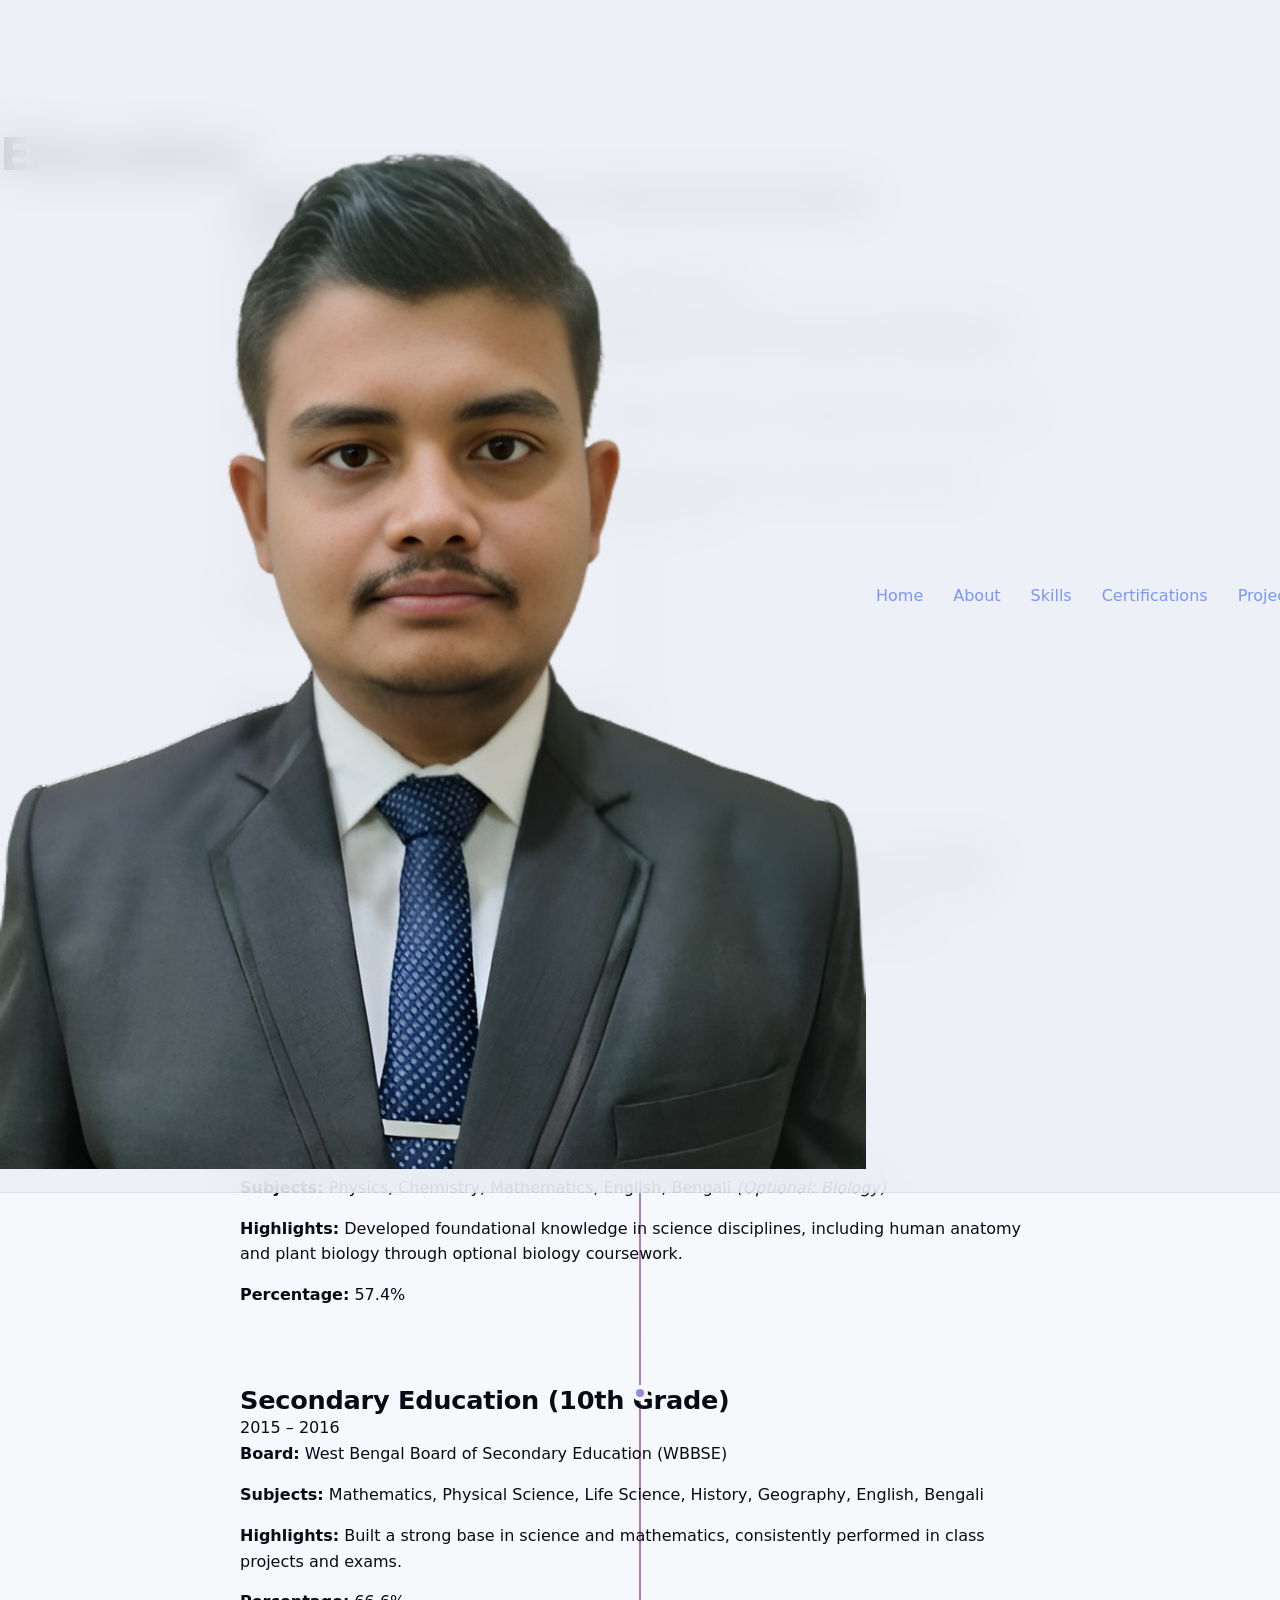
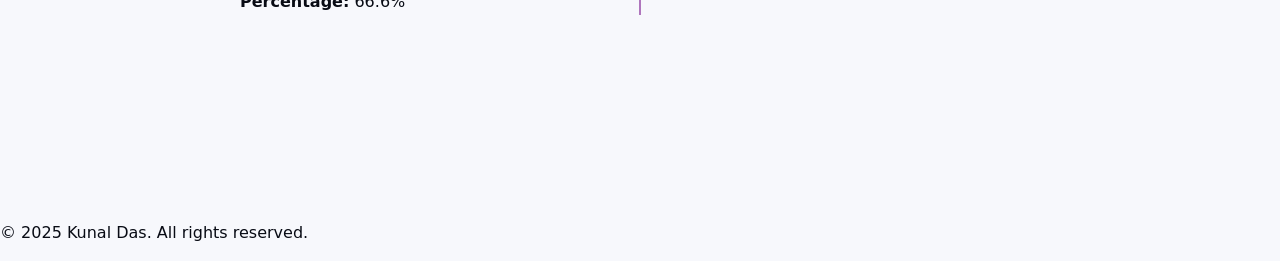
<file: education.html>
<!DOCTYPE html>
<html lang="en">
<head>
  <meta charset="UTF-8" />
  <meta name="viewport" content="width=device-width, initial-scale=1.0" />
  <title>Kunal Das - Portfolio(education)</title>
  <link rel="icon" type="image/png" href="assets\k.1-removebg.png">
  <link rel="stylesheet" href="style.css" />
  <!-- Google Fonts -->
  <link href="https://fonts.googleapis.com/css2?family=Roboto:wght@300;400;500;700&display=swap" rel="stylesheet">
</head>
<body class="light-theme">
  <!-- Header / Navigation -->
  <header>
    <nav class="navbar">
      <div class="profile-image">
        <img src="assets/WhatsApp_Image_2024-10-18_at_21,14,30_aa26606b-removebg-removebg-preview-Picsart-AiImageEnhancer.png" alt="Profile Photo" />
      </div>
      <ul class="nav-links">
        <li><a href="index.html">Home</a></li>
        <li><a href="about.html">About</a></li>
        <li><a href="skills.html">Skills</a></li>
        <!-- <li><a href="education.html">Education</a></li> -->
        <li><a href="certifications.html">Certifications</a></li>
        <li><a href="projects.html">Projects</a></li>
        <li><a href="contact.html">Contact</a></li>
      </ul>
      <div class="theme-toggle">
        <input type="checkbox" id="darkModeToggle" />
        <label for="darkModeToggle">🌙</label>
      </div>
      <!-- Three dot toggle icon (visible only on mobile) -->
      <button class="nav-toggle">☰</button>
    </nav>
  </header>
   <!-- Education Section -->
<section id="education" class="section-education fade-in">
    <h2>Education</h2>
    <div class="timeline">

        <!-- Diploma in Electronics & Telecommunication -->
        <div class="timeline-item">
            <h3>Diploma in Electronics &amp; Telecommunication Engineering</h3>
            <span class="time">2021 – Present (Ongoing)</span>
            <p><strong>Institution:</strong> Falakata Polytechnic, Government of West Bengal</p>
            <p><strong>Program Summary:</strong> A hands-on technical diploma program focusing on the fundamentals and advanced concepts of electronics, digital systems, communication technology, microprocessors, embedded systems, and IoT applications.</p>
            <p><strong>Key Courses:</strong> Industrial Electronics, Communication Engineering, Embedded Systems, Internet of Things (IoT), Project Development</p>
            <p><strong>Skills Acquired:</strong> Circuit design, PCB development, microcontroller programming, real-time communication protocols, teamwork through group projects.</p>
            <p><strong>Academic Performance:</strong></p>
            <ul>
                <li>Overall GPA: <strong>9</strong></li>
                <li>Overall Percentage: <strong>88.5%</strong></li>
            </ul>
        </div>

        <!-- Bachelor of Science -->
        <div class="timeline-item">
            <h3>Bachelor of Science (B.Sc.)</h3>
            <span class="time">2018 – 2021</span>
            <p><strong>Institution:</strong> University of North Bengal</p>
            <p><strong>Major Subjects:</strong> Physics, Chemistry, Mathematics</p>
            <p><strong>Program Summary:</strong> This undergraduate degree provided a solid foundation in core scientific principles, emphasizing analytical thinking, quantitative skills, and scientific problem-solving.</p>
            <p><strong>Projects & Highlights:</strong> Participated in physics lab-based experimental research and mathematical modeling for natural systems.</p>
            <p><strong>Final GPA:</strong> 7.18</p>
        </div>

        <!-- Higher Secondary -->
        <div class="timeline-item">
            <h3>Higher Secondary (10+2 Science)</h3>
            <span class="time">2016 – 2018</span>
            <p><strong>Board:</strong> West Bengal Council of Higher Secondary Education (WBCHSE)</p>
            <p><strong>Subjects:</strong> Physics, Chemistry, Mathematics, English, Bengali <em>(Optional: Biology)</em></p>
            <p><strong>Highlights:</strong> Developed foundational knowledge in science disciplines, including human anatomy and plant biology through optional biology coursework.</p>
            <p><strong>Percentage:</strong> 57.4%</p>
        </div>


        <!-- Secondary Education -->
        <div class="timeline-item">
            <h3>Secondary Education (10th Grade)</h3>
            <span class="time">2015 – 2016</span>
            <p><strong>Board:</strong> West Bengal Board of Secondary Education (WBBSE)</p>
            <p><strong>Subjects:</strong> Mathematics, Physical Science, Life Science, History, Geography, English, Bengali</p>
            <p><strong>Highlights:</strong> Built a strong base in science and mathematics, consistently performed in class projects and exams.</p>
            <p><strong>Percentage:</strong> 66.6%</p>
        </div>

    </div>
</section>

    <!-- Footer -->
<footer>
    <p>&copy; 2025 Kunal Das. All rights reserved.</p>
</footer>

<script src="script.js"></script>
</body>
</html>
</file>
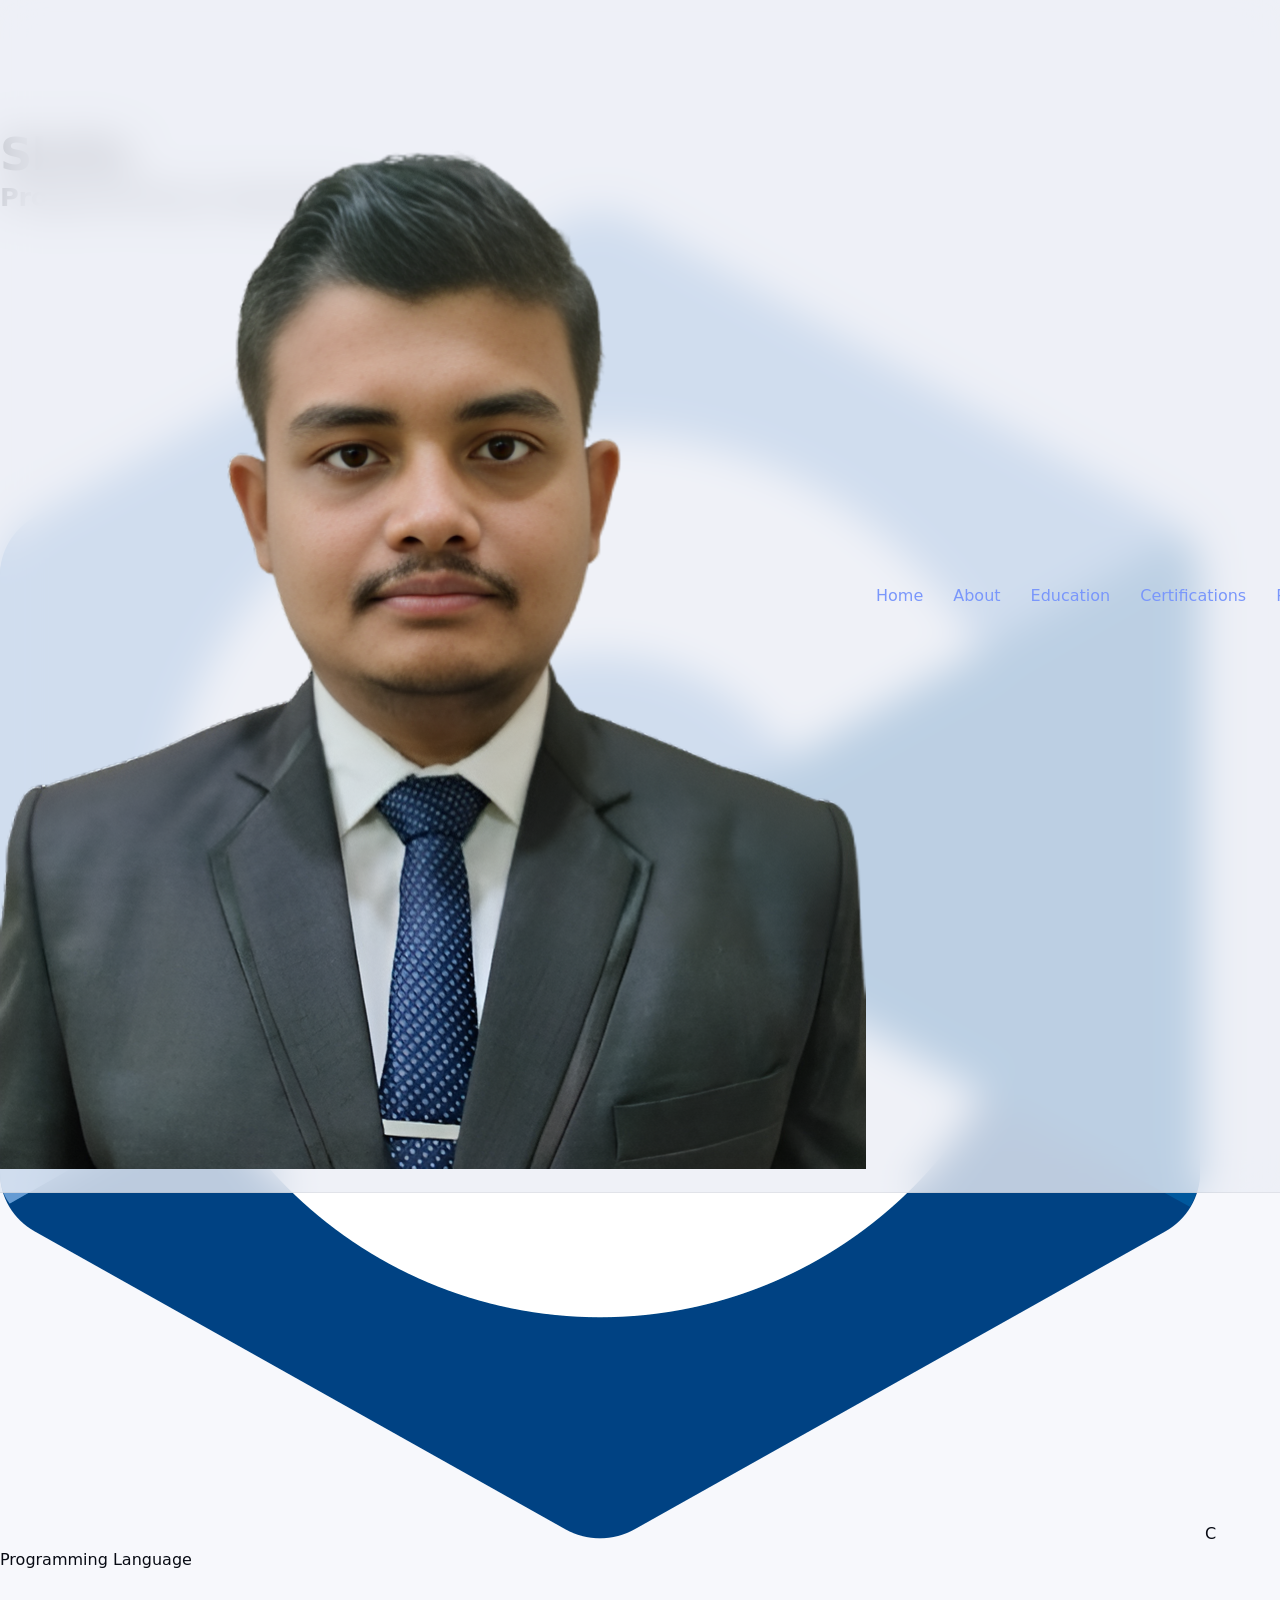
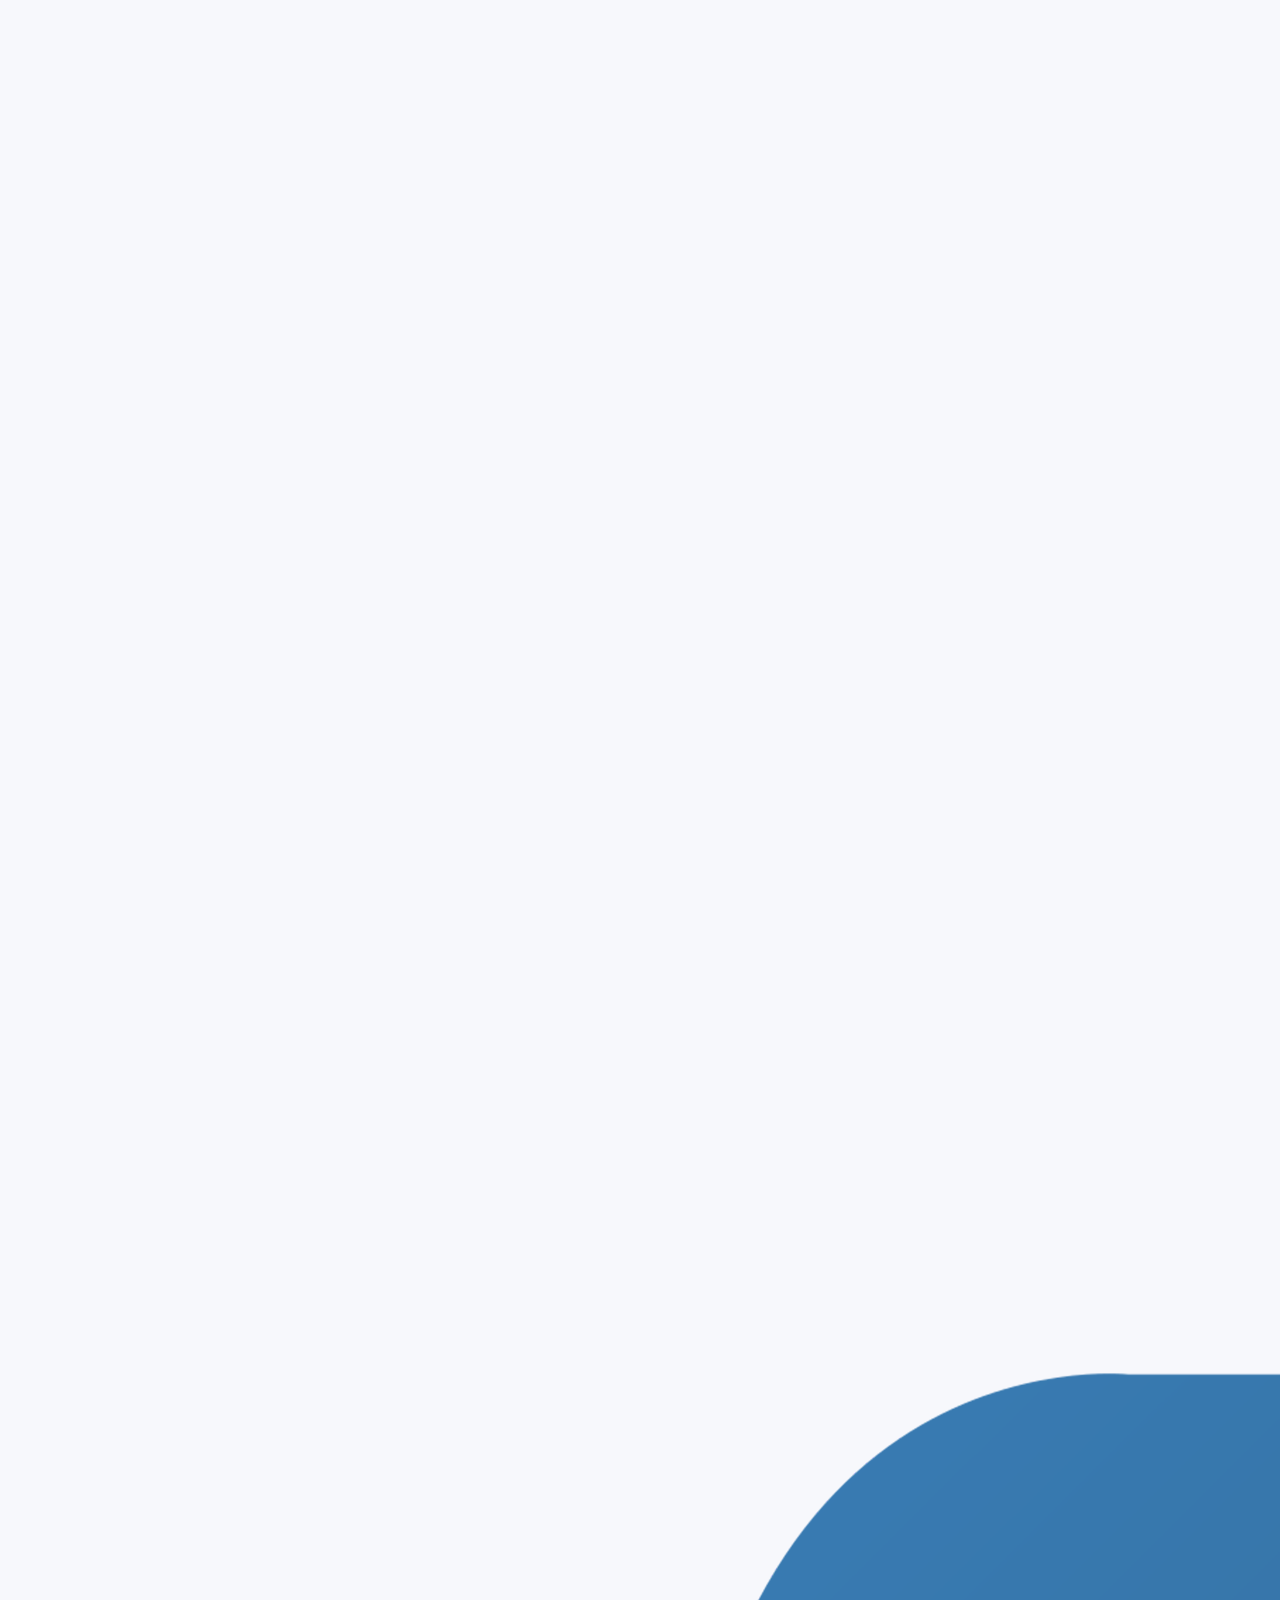
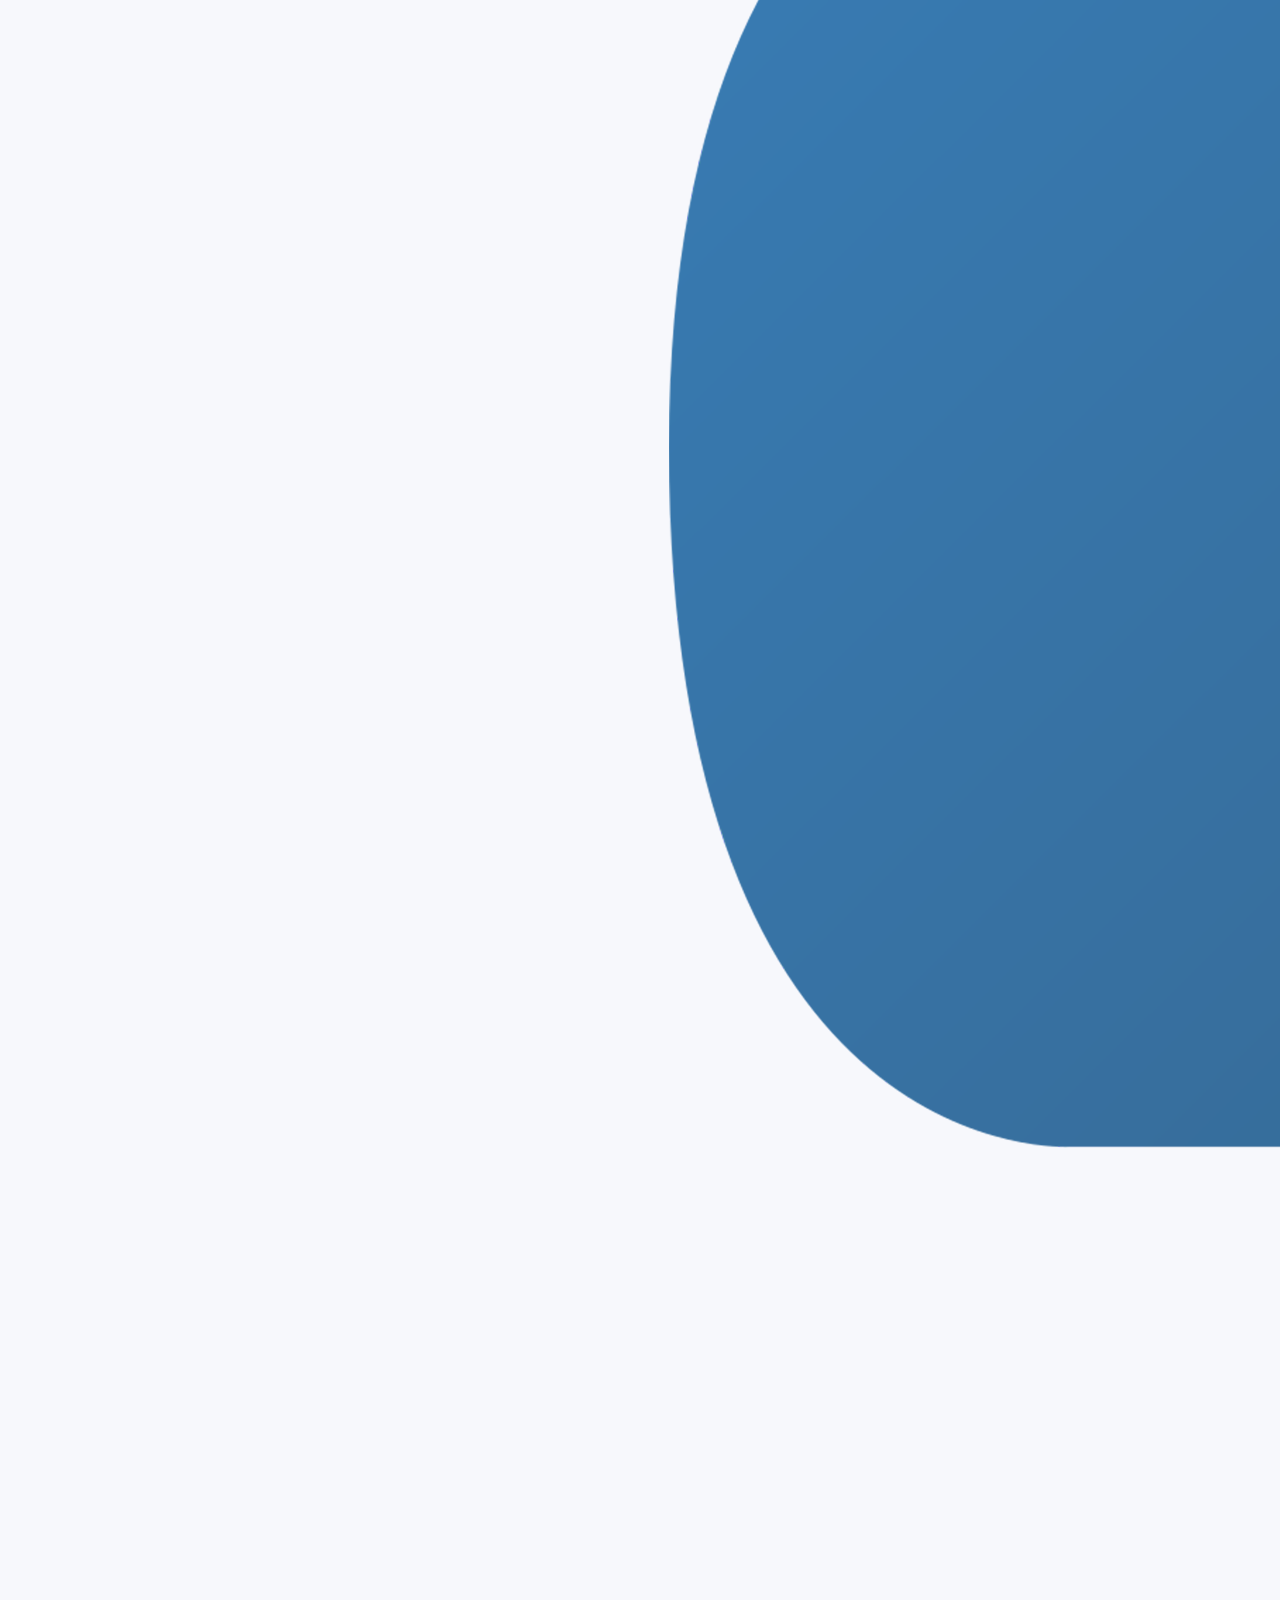
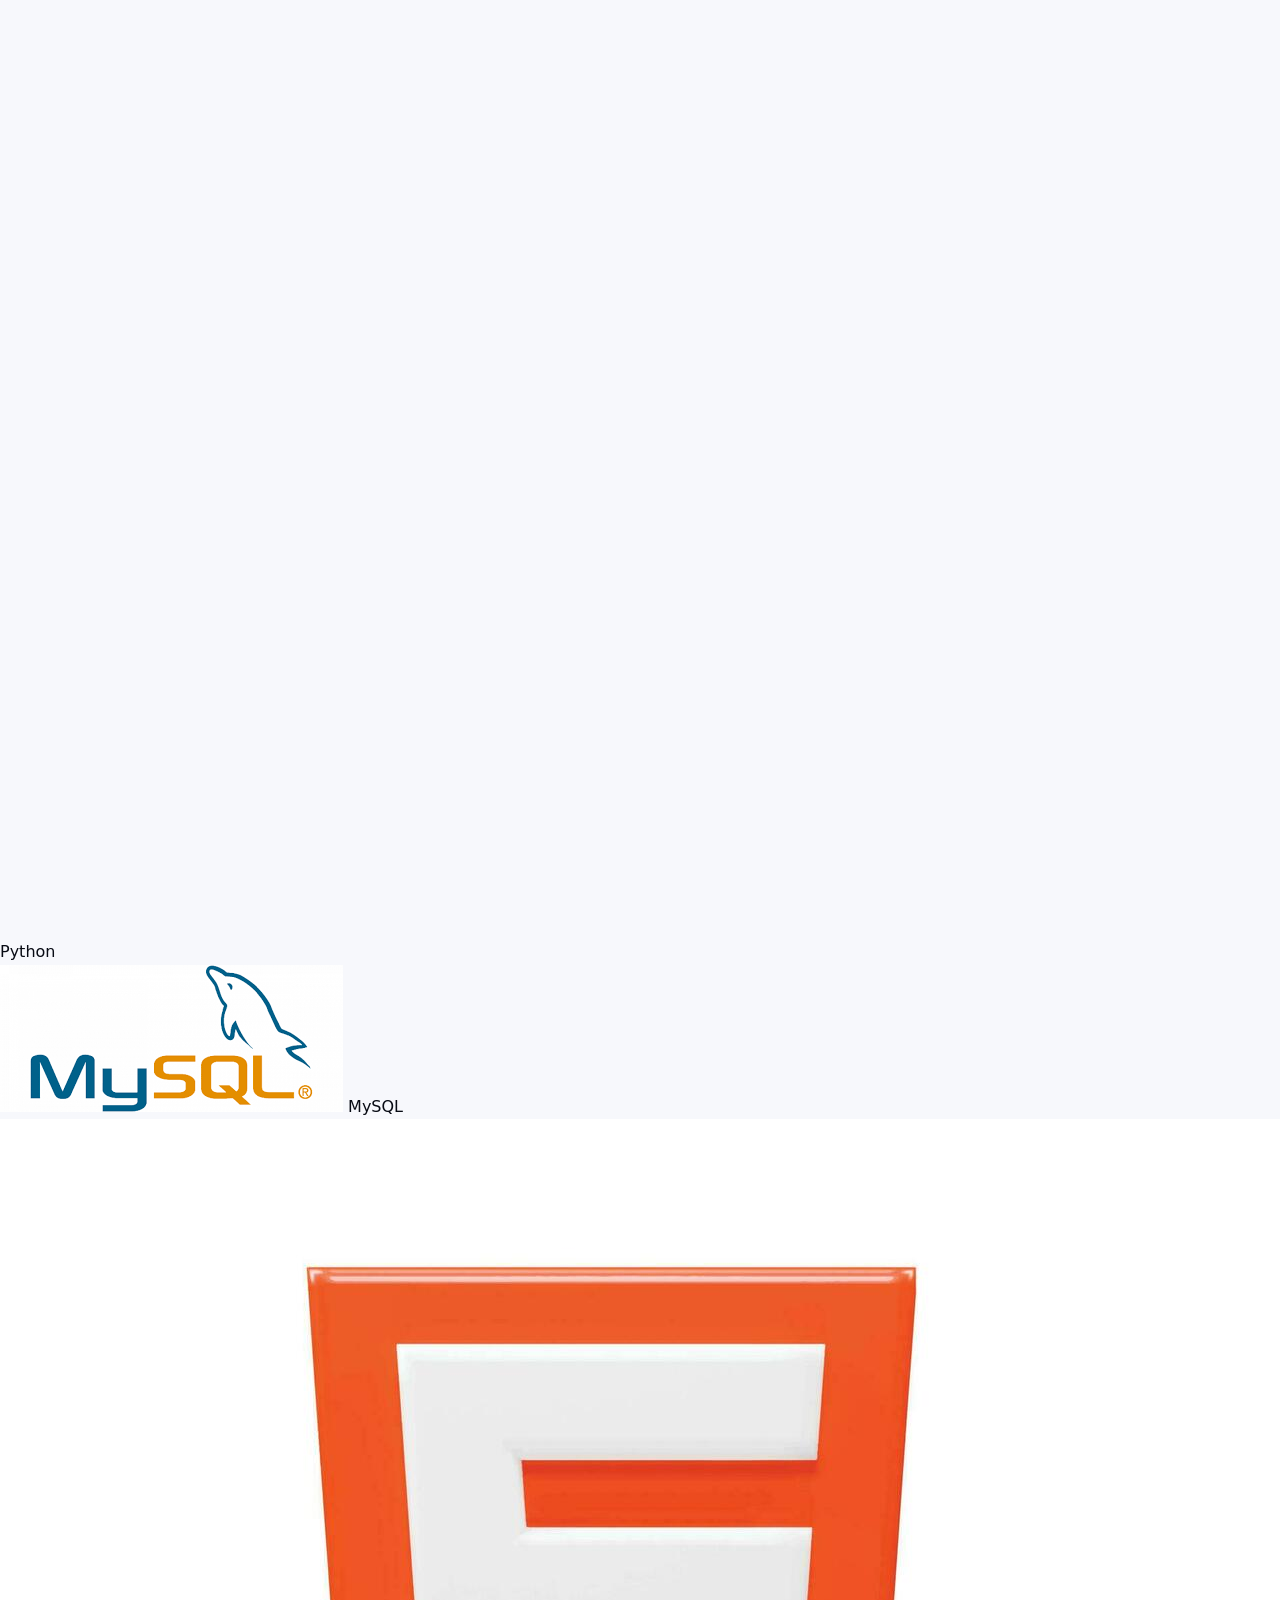
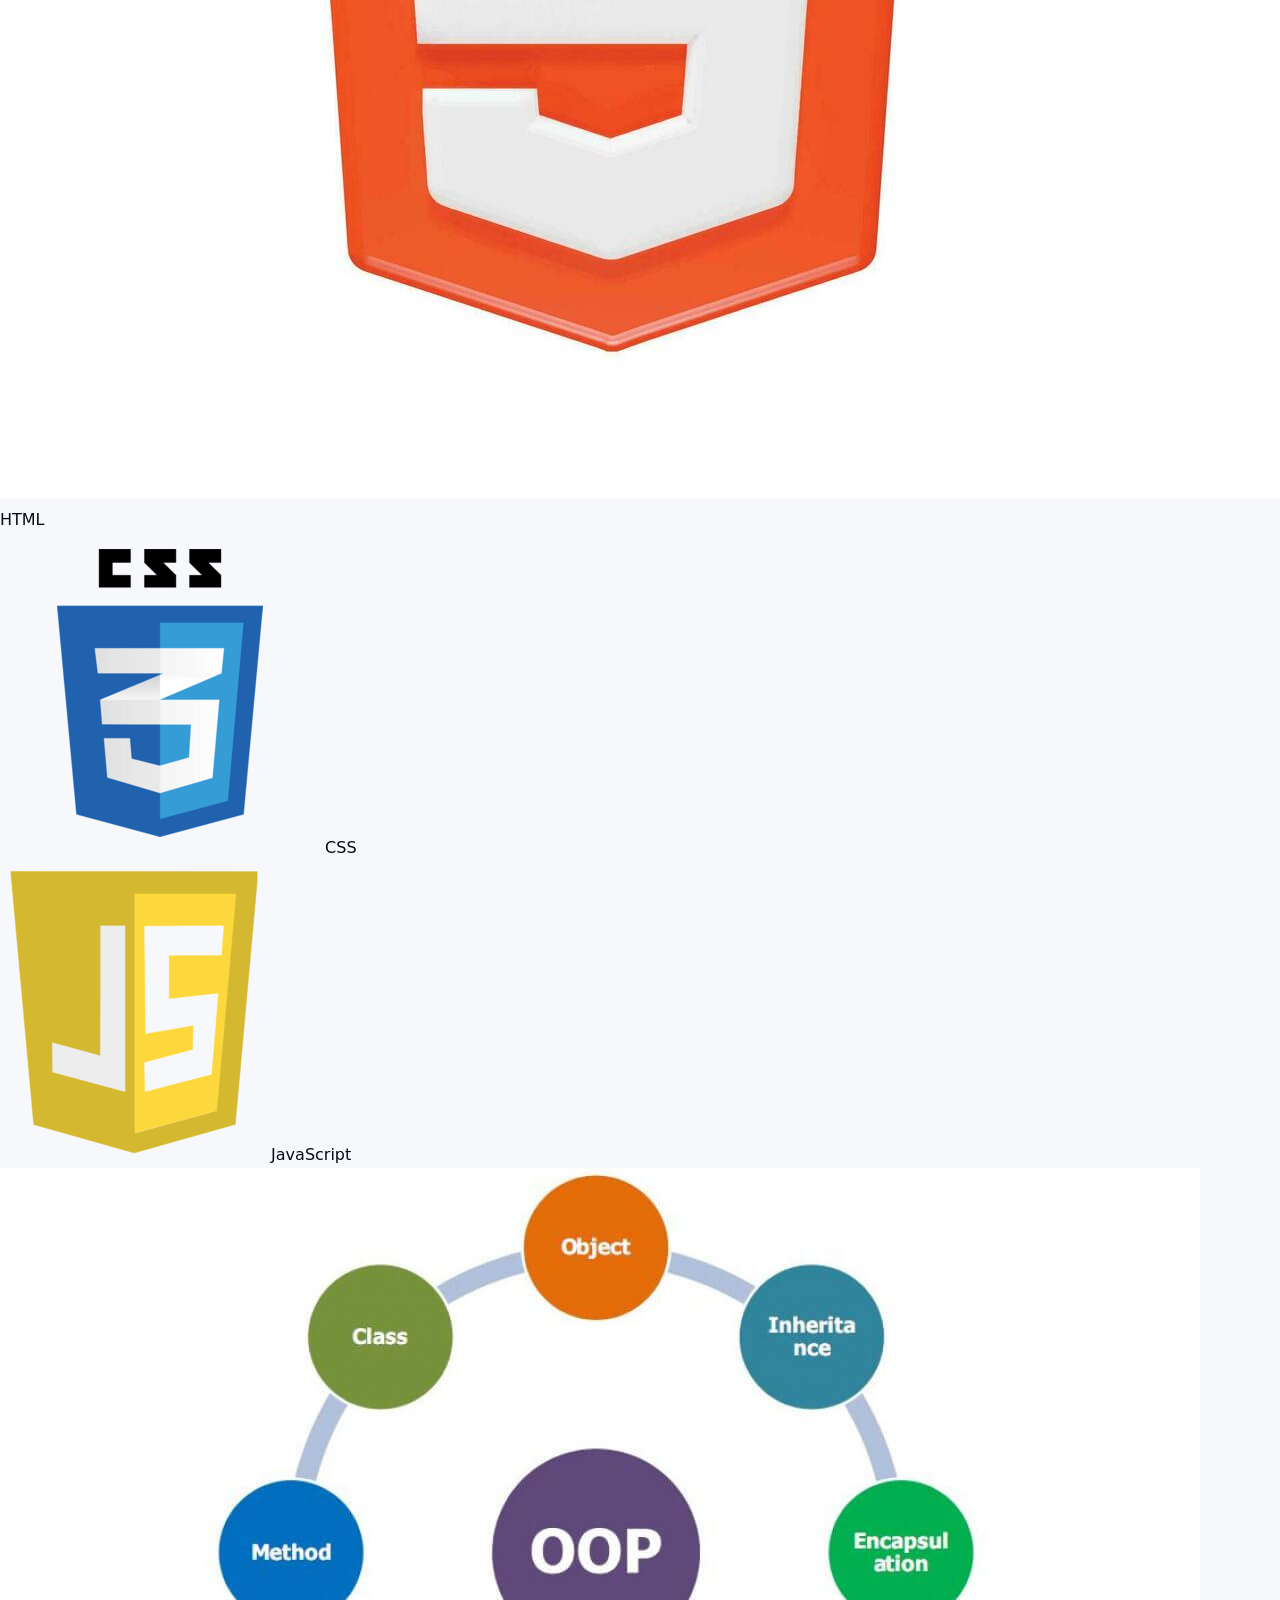
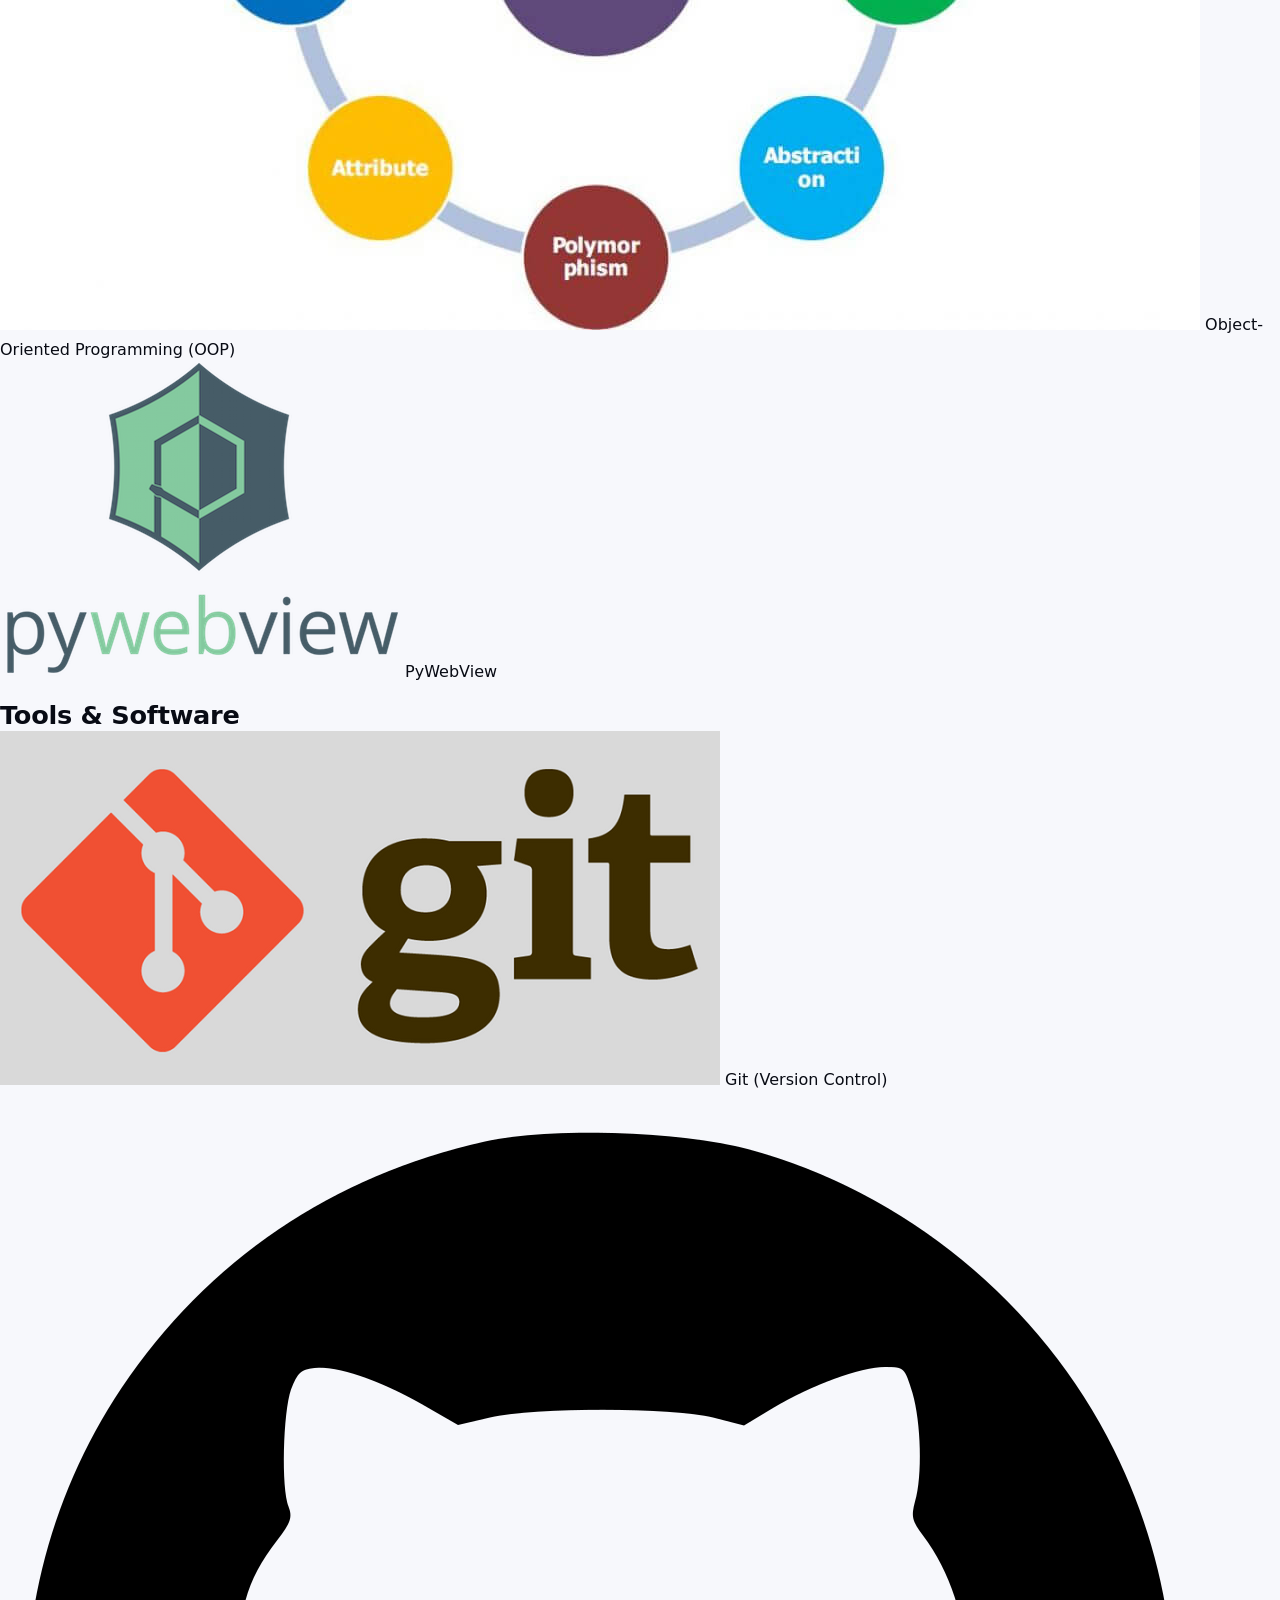
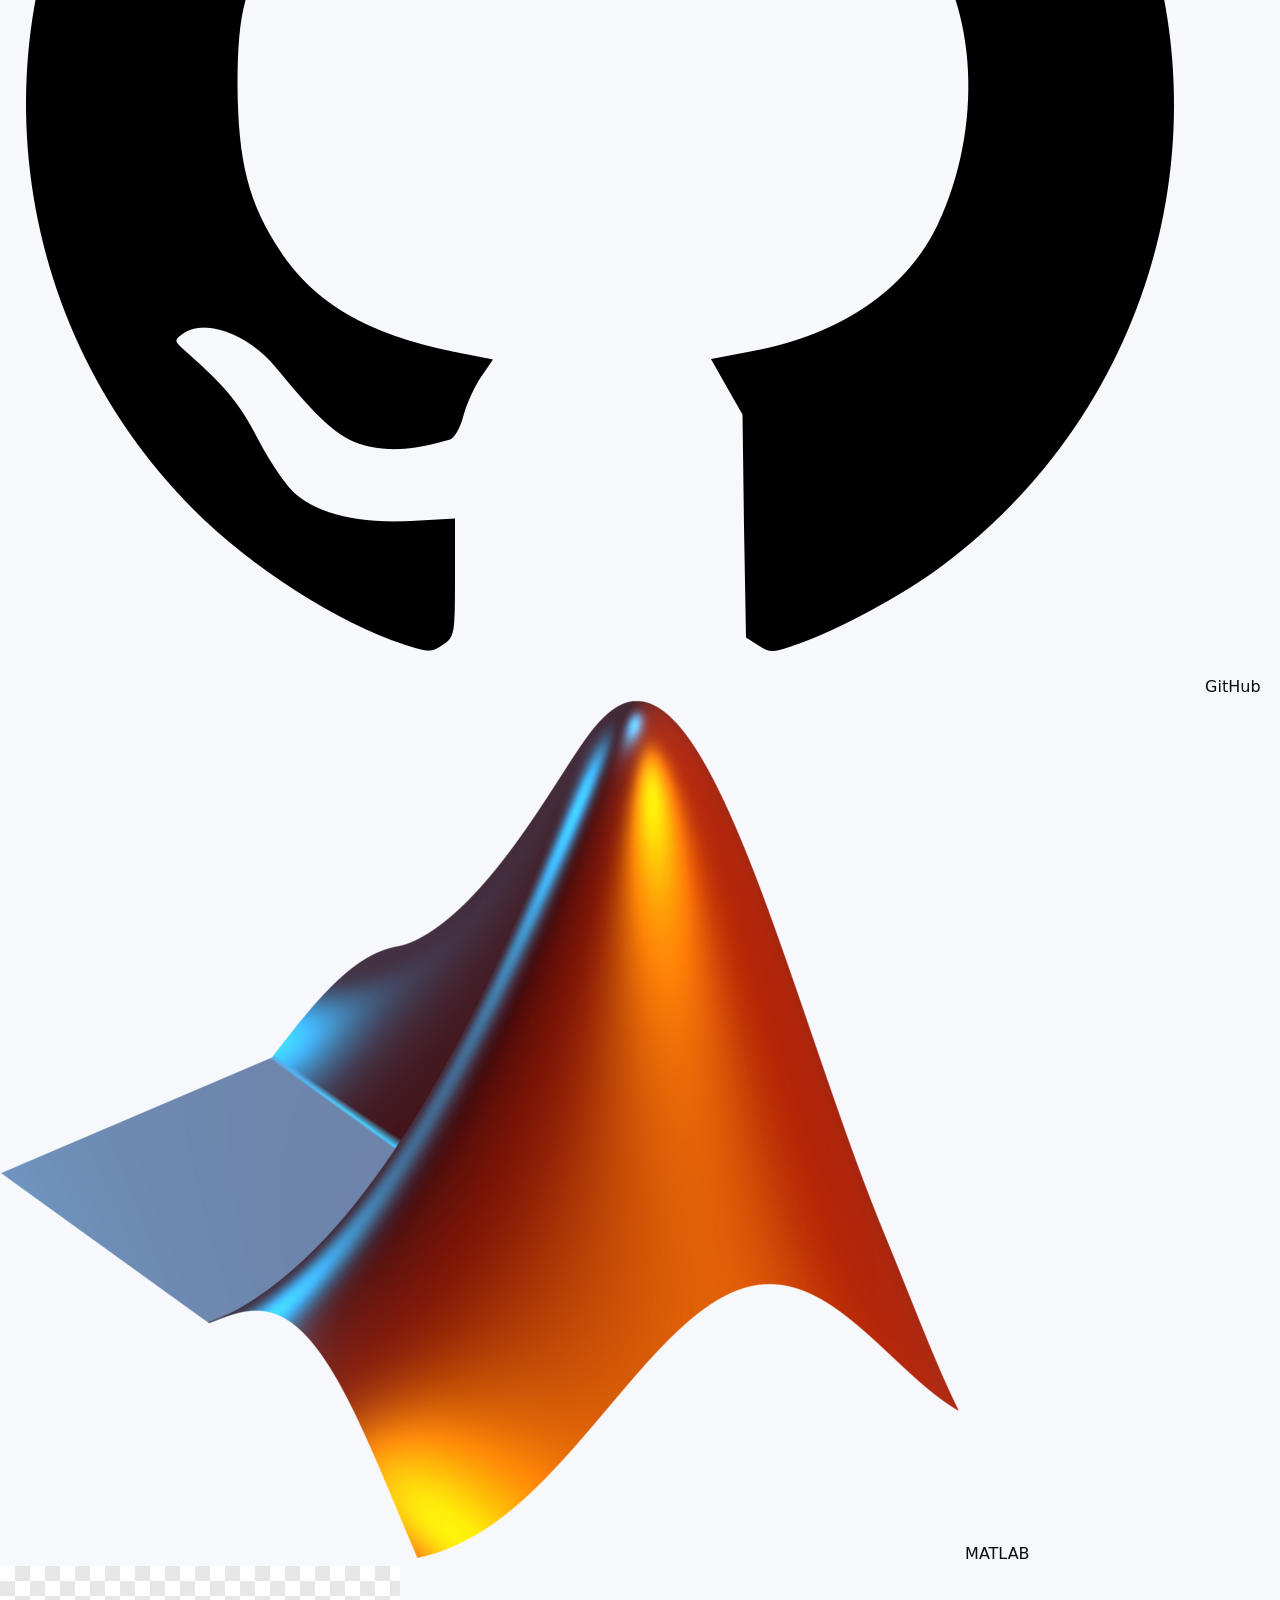
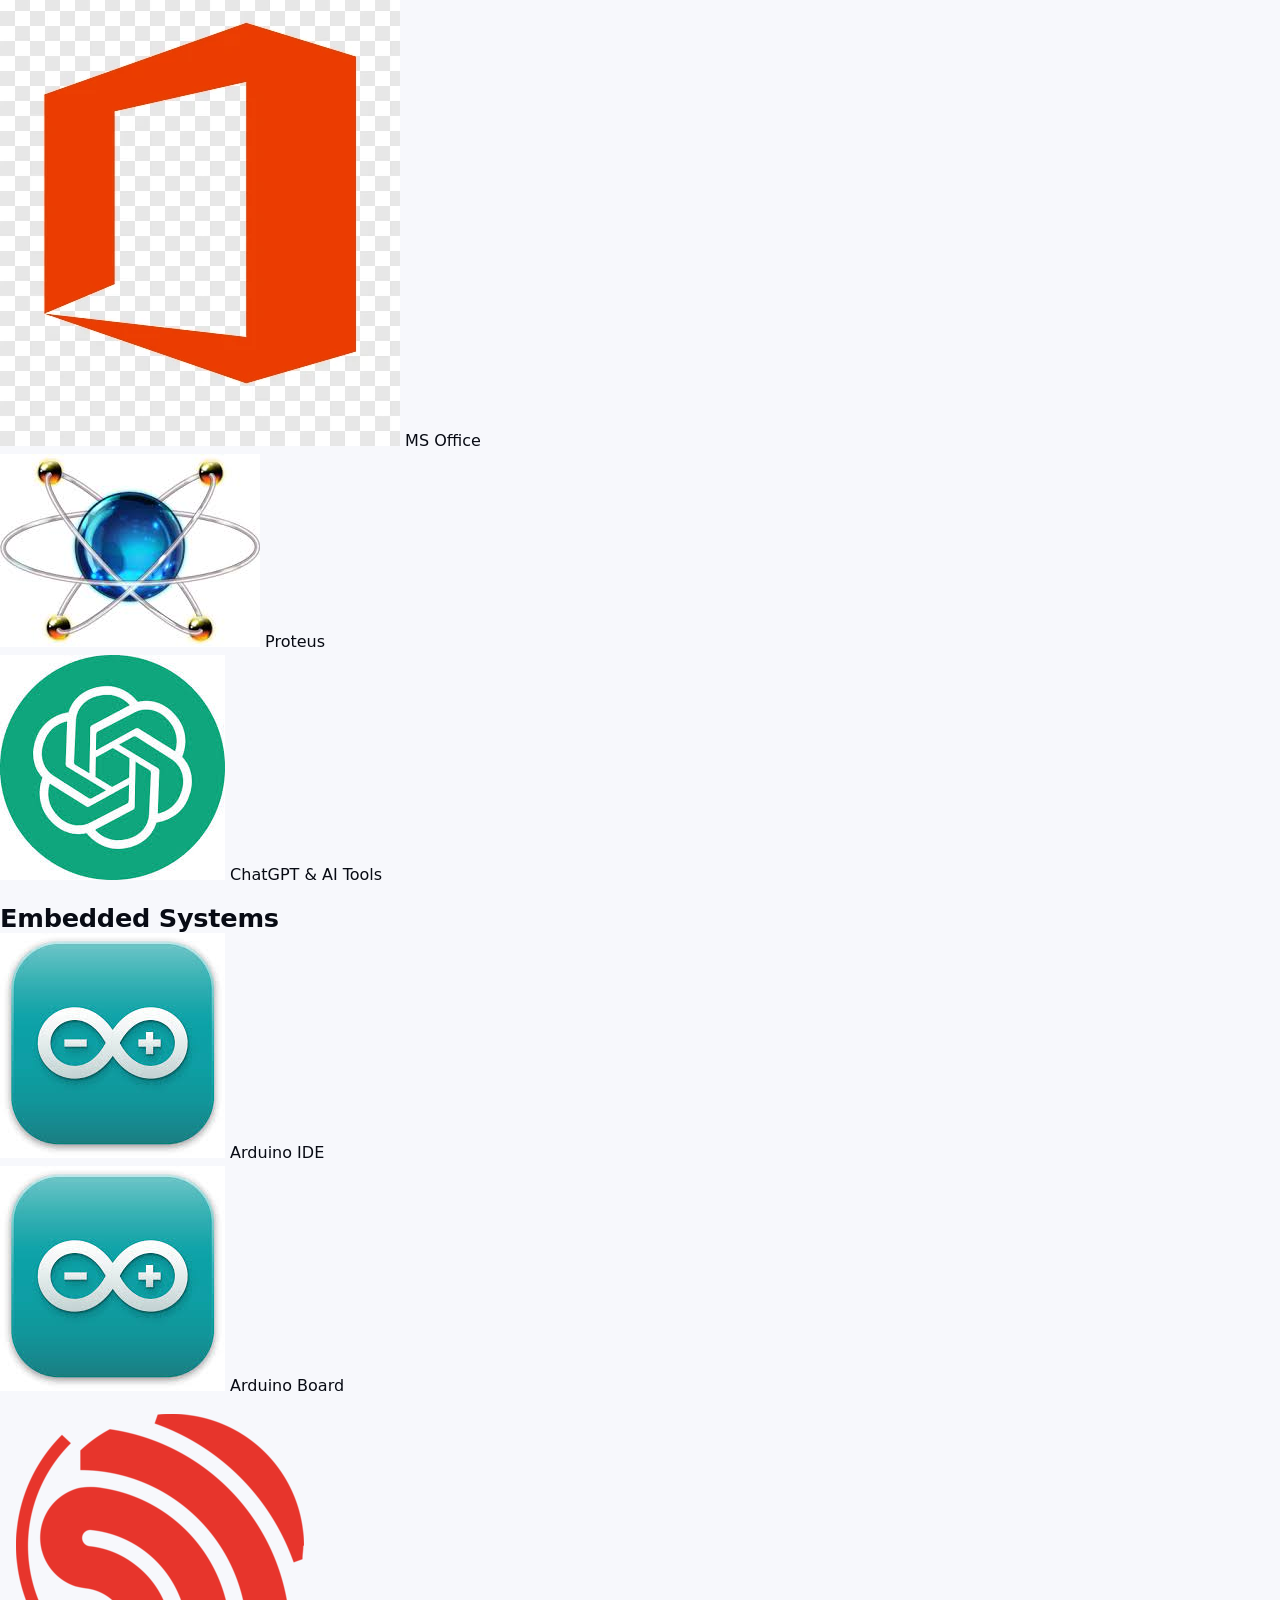
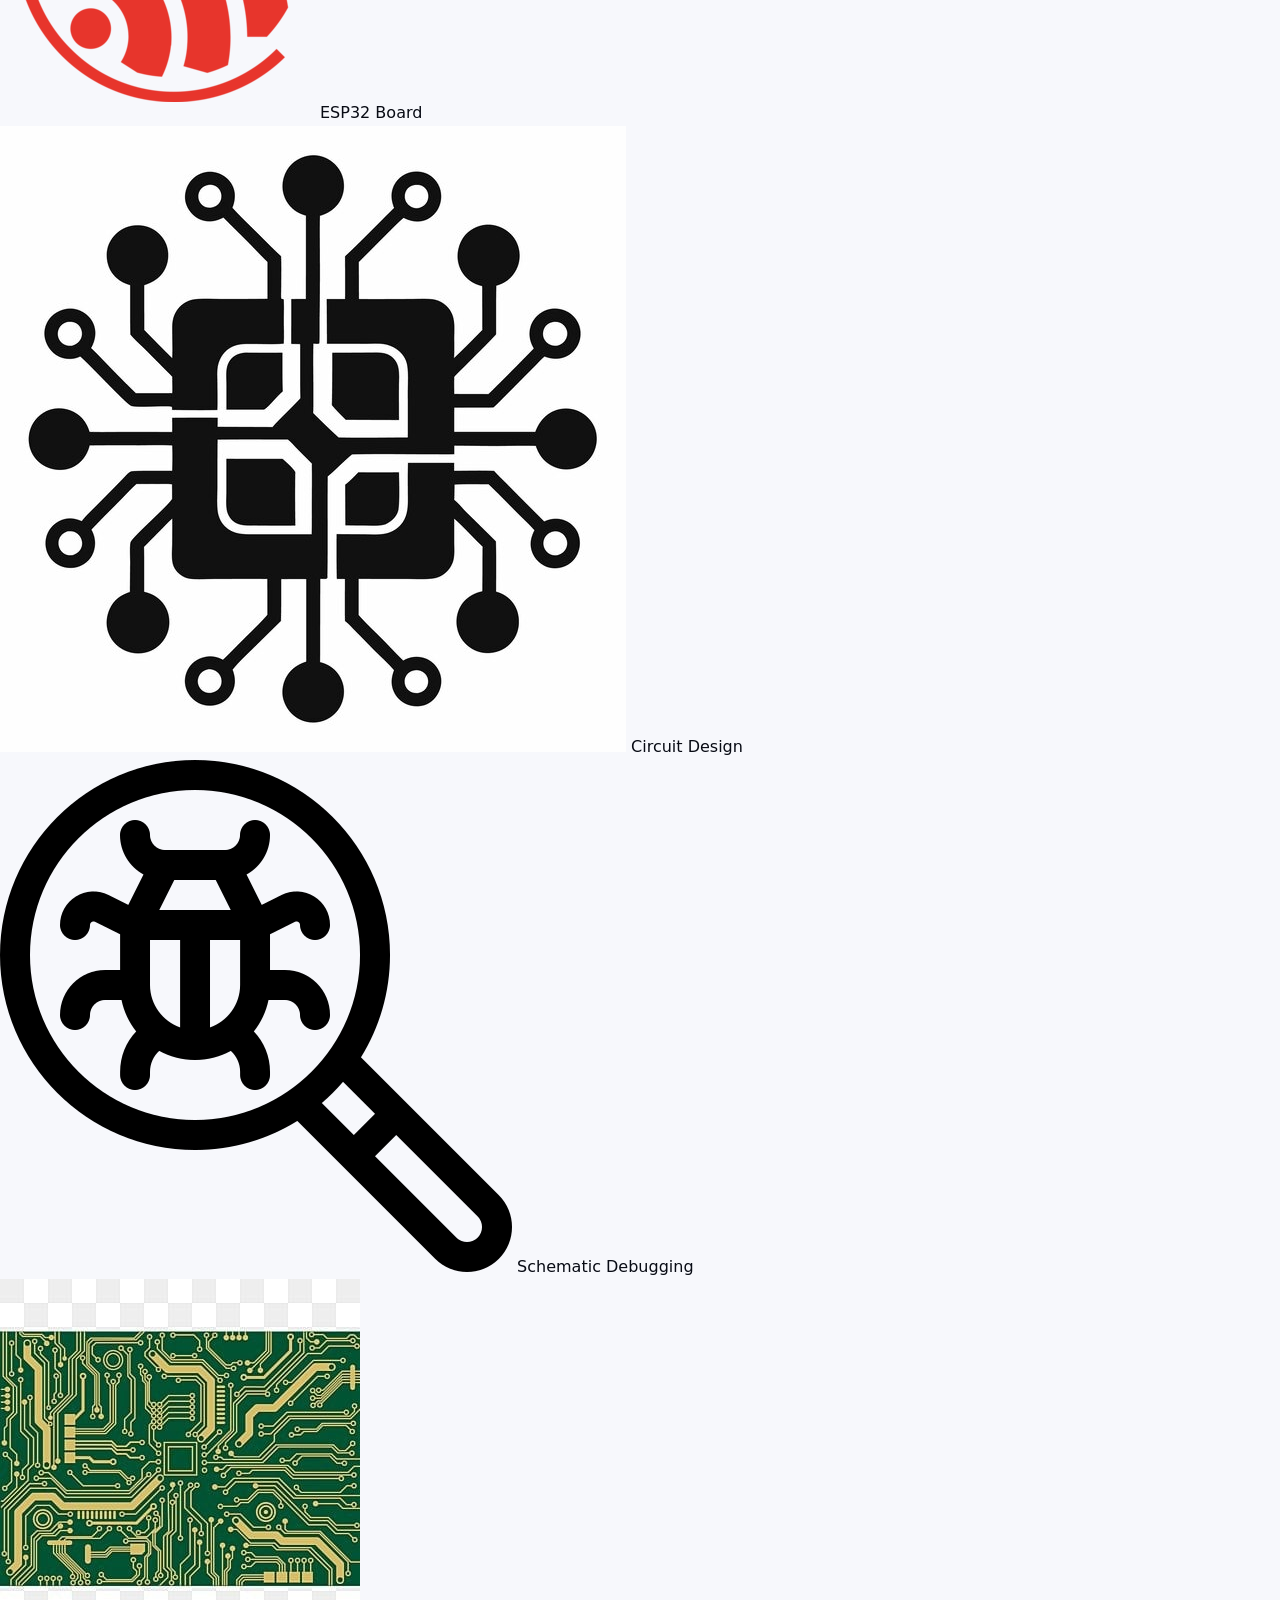
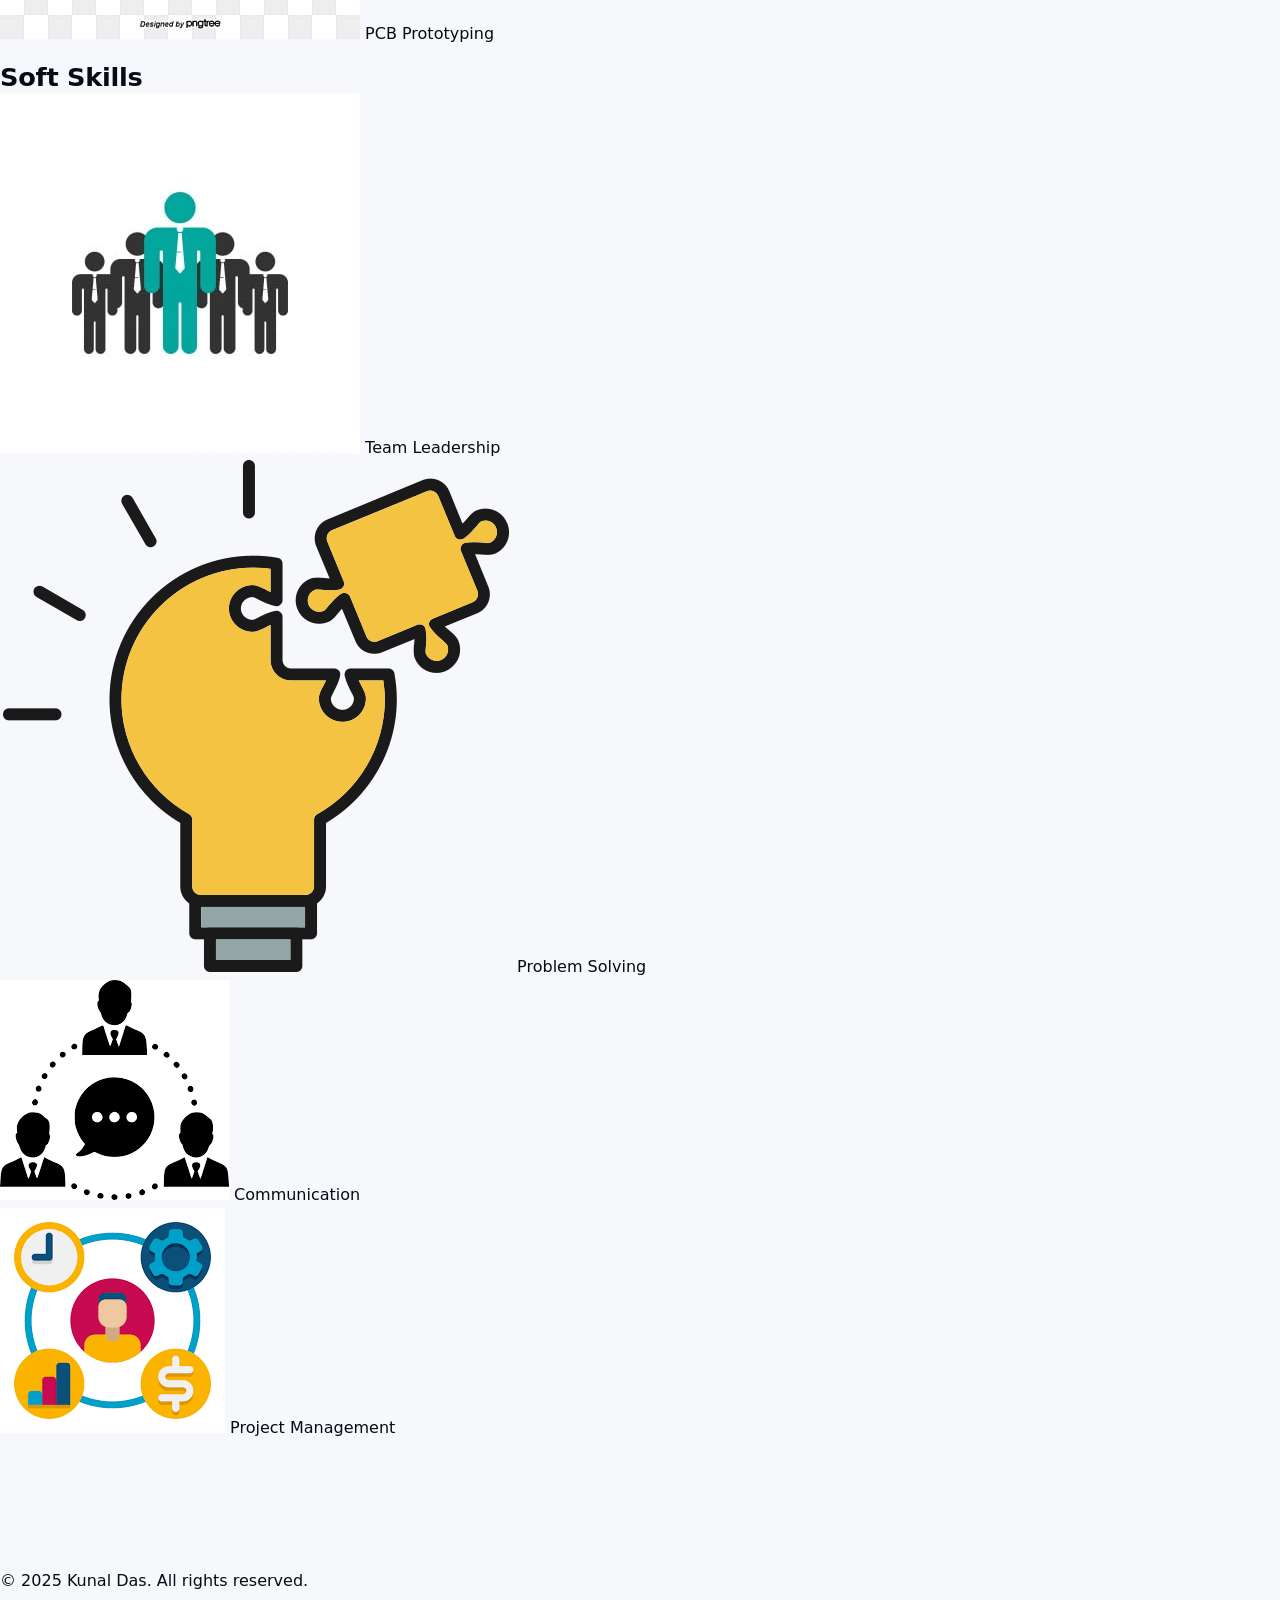
<file: skills.html>
<!DOCTYPE html>
<html lang="en">
<head>
  <meta charset="UTF-8" />
  <meta name="viewport" content="width=device-width, initial-scale=1.0" />
  <title>Kunal Das - Portfolio(skills)</title>
  <link rel="icon" type="image/png" href="assets\k.1-removebg.png">
  <link rel="stylesheet" href="style.css" />
  <!-- Google Fonts -->
  <link href="https://fonts.googleapis.com/css2?family=Roboto:wght@300;400;500;700&display=swap" rel="stylesheet">
</head>
<body class="light-theme">
  <!-- Header / Navigation -->
  <header>
    <nav class="navbar">
      <div class="profile-image">
        <img src="assets/WhatsApp_Image_2024-10-18_at_21,14,30_aa26606b-removebg-removebg-preview-Picsart-AiImageEnhancer.png" alt="Profile Photo" />
      </div>
      <ul class="nav-links">
        <li><a href="index.html">Home</a></li>
        <li><a href="about.html">About</a></li>
        <!-- <li><a href="skills.html">Skills</a></li> -->
        <li><a href="education.html">Education</a></li>
        <li><a href="certifications.html">Certifications</a></li>
        <li><a href="projects.html">Projects</a></li>
        <li><a href="contact.html">Contact</a></li>
      </ul>
      <div class="theme-toggle">
        <input type="checkbox" id="darkModeToggle" />
        <label for="darkModeToggle">🌙</label>
      </div>
      <!-- Three dot toggle icon (visible only on mobile) -->
      <button class="nav-toggle">☰</button>
    </nav>
  </header>
<!-- Skills Section -->
<section id="skills" class="section-skills fade-in">
    <h2>Skills</h2>
    <div class="skills-grid">

        <!-- Programming Languages -->
        <div class="skill-category">
            <h3>Programming Languages</h3>
            <ul class="skill-list">
                <li><img src="assets\C_Programming_Language.svg.png" alt="C Logo" class="skill-icon"> C Programming Language</li>
                <li><img src="assets\python.png" alt="Python Logo" class="skill-icon"> Python</li>
                <li><img src="assets\mysql.png" alt="MySQL Logo" class="skill-icon"> MySQL</li>
                <li><img src="assets\html.jpg" alt="HTML Logo" class="skill-icon"> HTML</li>
                <li><img src="assets\CSS.png" alt="CSS Logo" class="skill-icon"> CSS</li>
                <li><img src="assets\javascript.png" alt="JavaScript Logo" class="skill-icon"> JavaScript</li>
                <li><img src="assets\oop.jpeg" alt="OOP Logo" class="skill-icon"> Object-Oriented Programming (OOP)</li>
                <li><img src="assets\pywebview.png" alt="PyWebView Logo" class="skill-icon"> PyWebView</li>
            </ul>
        </div>

        <!-- Tools & Software -->
        <div class="skill-category">
            <h3>Tools &amp; Software</h3>
            <ul class="skill-list">
                <li><img src="assets\Git.png" alt="Git Logo" class="skill-icon"> Git (Version Control)</li>
                <li><img src="assets\github.png" alt="GitHub Logo" class="skill-icon"> GitHub</li>
                <li><img src="assets\Matlab.png" alt="MATLAB Logo" class="skill-icon"> MATLAB</li>
                <li><img src="assets\ms office.png" alt="MS Office Logo" class="skill-icon"> MS Office</li>
                <li><img src="assets\proteous.jpeg" alt="Proteus Logo" class="skill-icon"> Proteus</li>
                <li><img src="assets\gpt.jpeg" alt="ChatGPT Logo" class="skill-icon"> ChatGPT &amp; AI Tools</li>
            </ul>
        </div>

        <!-- Embedded Systems -->
        <div class="skill-category">
            <h3>Embedded Systems</h3>
            <ul class="skill-list">
                <li><img src="assets\arduino.jpeg" alt="Arduino Logo" class="skill-icon"> Arduino IDE</li>
                <li><img src="assets\arduino.jpeg" alt="Arduino Logo" class="skill-icon"> Arduino Board</li>
                <li><img src="assets\ESP32.png" alt="ESP32 Logo" class="skill-icon">ESP32 Board</li>
                <li><img src="assets\Circuit Design.jpg" alt="Circuit Design Logo" class="skill-icon"> Circuit Design</li>
                <li><img src="assets\Schematic Debugging.png" alt="Schematic Debugging Logo" class="skill-icon"> Schematic Debugging</li>
                <li><img src="assets\Prototyping Logo.jpg" alt="PCB Prototyping Logo" class="skill-icon"> PCB Prototyping</li>
            </ul>
        </div>

        <!-- Soft Skills -->
        <div class="skill-category">
            <h3>Soft Skills</h3>
            <ul class="skill-list">
                <li><img src="assets\Team Leadership.jpg" alt="Team Leadership Logo" class="skill-icon"> Team Leadership</li>
                <li><img src="assets\Problem Solving.png" alt="Problem Solving Logo" class="skill-icon"> Problem Solving</li>
                <li><img src="assets\Communication.png" alt="Communication Logo" class="skill-icon"> Communication</li>
                <li><img src="assets\Project Management.png" alt="Project Management Logo" class="skill-icon"> Project Management</li>
            </ul>
        </div>

    </div>
</section>


    <!-- Footer -->
<footer>
    <p>&copy; 2025 Kunal Das. All rights reserved.</p>
</footer>

<script src="script.js"></script>
</body>
</html>
</file>
<file: style.css>
/* Modern CSS Custom Properties */
:root {
  /* Colors - OKLCH color space for better perceptual uniformity */
  --color-primary: oklch(0.7 0.15 270);
  --color-primary-light: oklch(0.8 0.12 270);
  --color-primary-dark: oklch(0.6 0.18 270);
  --color-secondary: oklch(0.65 0.12 320);
  --color-accent: oklch(0.75 0.2 180);
  --color-success: oklch(0.7 0.15 142);
  --color-warning: oklch(0.8 0.15 85);
  --color-danger: oklch(0.65 0.2 25);

  /* Text colors */
  --text-primary: oklch(0.15 0.02 270);
  --text-secondary: oklch(0.45 0.03 270);
  --text-tertiary: oklch(0.65 0.02 270);
  --text-inverse: oklch(0.95 0.01 270);

  /* Background colors */
  --bg-primary: oklch(0.98 0.005 270);
  --bg-secondary: oklch(0.95 0.01 270);
  --bg-tertiary: oklch(0.92 0.015 270);
  --bg-elevated: oklch(0.99 0.002 270);
  --bg-glass: oklch(0.95 0.01 270 / 0.8);

  /* Gradients */
  --gradient-primary: linear-gradient(135deg, var(--color-primary), var(--color-secondary));
  --gradient-secondary: linear-gradient(135deg, var(--color-accent), var(--color-primary));
  --gradient-holographic: linear-gradient(
    45deg,
    var(--color-primary),
    var(--color-accent),
    var(--color-secondary),
    var(--color-primary)
  );

  /* Typography */
  --font-family-primary: 'Inter', system-ui, -apple-system, sans-serif;
  --font-family-heading: 'Space Grotesk', var(--font-family-primary);
  --font-family-mono: 'JetBrains Mono', 'Monaco', 'Cascadia Code', monospace;
  --font-family-display: 'Orbitron', var(--font-family-heading);

  /* Font sizes - Modular scale based on 1.2 ratio */
  --text-xs: clamp(0.75rem, 0.9vw, 0.8rem);
  --text-sm: clamp(0.875rem, 1vw, 0.9rem);
  --text-base: clamp(1rem, 1.1vw, 1.1rem);
  --text-lg: clamp(1.125rem, 1.3vw, 1.25rem);
  --text-xl: clamp(1.25rem, 1.5vw, 1.5rem);
  --text-2xl: clamp(1.5rem, 2vw, 1.875rem);
  --text-3xl: clamp(1.875rem, 2.5vw, 2.25rem);
  --text-4xl: clamp(2.25rem, 3.5vw, 3rem);
  --text-5xl: clamp(3rem, 5vw, 4rem);

  /* Spacing - Golden ratio based (1.618) */
  --space-xs: clamp(0.25rem, 0.5vw, 0.375rem);
  --space-sm: clamp(0.5rem, 0.8vw, 0.625rem);
  --space-md: clamp(0.75rem, 1.2vw, 1rem);
  /* --space-lg: clamp(1rem, 1.8vw, 1.625rem); */
  --space-xl: clamp(1.625rem, 2.5vw, 2.625rem);
  --space-2xl: clamp(2.625rem, 4vw, 4.25rem);
  --space-3xl: clamp(4.25rem, 6vw, 6.875rem);
  --space-4xl: clamp(6.875rem, 10vw, 11.125rem);

  /* Border radius */
  --radius-sm: 0.375rem;
  --radius-md: 0.5rem;
  --radius-lg: 0.75rem;
  --radius-xl: 1rem;
  --radius-2xl: 1.5rem;
  --radius-full: 50%;

  /* Shadows */
  --shadow-sm: 0 1px 2px oklch(0.15 0.02 270 / 0.05);
  --shadow-md: 0 4px 6px oklch(0.15 0.02 270 / 0.07), 0 2px 4px oklch(0.15 0.02 270 / 0.06);
  --shadow-lg: 0 10px 15px oklch(0.15 0.02 270 / 0.1), 0 4px 6px oklch(0.15 0.02 270 / 0.05);
  --shadow-xl: 0 20px 25px oklch(0.15 0.02 270 / 0.1), 0 10px 10px oklch(0.15 0.02 270 / 0.04);
  --shadow-glass: 0 8px 32px oklch(0.15 0.02 270 / 0.12);

  /* Transitions and animations */
  --duration-instant: 0.05s;
  --duration-fast: 0.15s;
  --duration-normal: 0.25s;
  --duration-slow: 0.4s;
  --duration-slowest: 1.2s;

  --ease-linear: linear;
  --ease-in: cubic-bezier(0.4, 0, 1, 1);
  --ease-out: cubic-bezier(0, 0, 0.2, 1);
  --ease-in-out: cubic-bezier(0.4, 0, 0.2, 1);
  --ease-bounce: cubic-bezier(0.68, -0.55, 0.265, 1.55);
  --ease-elastic: cubic-bezier(0.175, 0.885, 0.32, 1.275);

  /* Z-index scale */
  --z-dropdown: 1000;
  --z-sticky: 1010;
  --z-fixed: 1020;
  --z-modal-backdrop: 1030;
  --z-modal: 1040;
  --z-popover: 1050;
  --z-tooltip: 1060;
}

/* Dark theme variables */
.dark-theme {
  --text-primary: oklch(0.9 0.02 270);
  --text-secondary: oklch(0.7 0.03 270);
  --text-tertiary: oklch(0.5 0.02 270);
  --text-inverse: oklch(0.1 0.01 270);

  --bg-primary: oklch(0.15 0.02 270);
  --bg-secondary: oklch(0.18 0.025 270);
  --bg-tertiary: oklch(0.22 0.03 270);
  --bg-elevated: oklch(0.12 0.015 270);
  --bg-glass: oklch(0.2 0.02 270 / 0.8);
}

/* Reset and base styles */
*,
*::before,
*::after {
  box-sizing: border-box;
  margin: 0;
  padding: 0;
}

html {
  scroll-behavior: smooth;
  scroll-padding-top: 80px;
}

body {
  font-family: var(--font-family-primary);
  font-size: var(--text-base);
  line-height: 1.6;
  color: var(--text-primary);
  background: var(--bg-primary);
  overflow-x: hidden;
  transition: color var(--duration-normal) var(--ease-out),
              background-color var(--duration-normal) var(--ease-out);
}

/* Enhanced scrollbar */
::-webkit-scrollbar {
  width: 8px;
}

::-webkit-scrollbar-track {
  background: var(--bg-secondary);
}

::-webkit-scrollbar-thumb {
  background: var(--gradient-primary);
  border-radius: var(--radius-full);
}

/* Typography */
h1, h2, h3, h4, h5, h6 {
  font-family: var(--font-family-heading);
  font-weight: 600;
  line-height: 1.2;
  letter-spacing: -0.01em;
}

h1 { font-size: var(--text-5xl); }
h2 { font-size: var(--text-4xl); }
h3 { font-size: var(--text-2xl); }
h4 { font-size: var(--text-xl); }
h5 { font-size: var(--text-lg); }
h6 { font-size: var(--text-base); }

p {
  margin-bottom: var(--space-md);
}

a {
  color: var(--color-primary);
  text-decoration: none;
  transition: color var(--duration-fast) var(--ease-out);
}

a:hover {
  color: var(--color-primary-light);
}

/* Layout utilities */
.container {
  max-width: 1200px;
  margin: 0 auto;
  padding: 0 var(--space-lg);
}

.grid {
  display: grid;
  gap: var(--space-xl);
}

/* .grid-2 {
  grid-template-columns: repeat(2, 1fr);
} */

.grid-3 {
  grid-template-columns: repeat(3, 1fr);
}

.grid-auto-fit {
  grid-template-columns: repeat(auto-fit, minmax(300px, 1fr));
}

@media (max-width: 768px) {
  .grid-2,
  .grid-3 {
    grid-template-columns: 1fr;
  }
}

/* Navigation */
.navbar {
  position: fixed;
  top: 0;
  left: 0;
  right: 0;
  z-index: var(--z-fixed);
  padding: var(--space-md) 0;
  background: var(--bg-glass);
  backdrop-filter: blur(20px);
  border-bottom: 1px solid oklch(0.5 0.02 270 / 0.1);
  display: flex;
  align-items: center;
  justify-content: space-between;
  transition: all var(--duration-normal) var(--ease-out);
}

.navbar .container {
  display: flex;
  align-items: center;
  justify-content: space-between;
  width: 100%;
}

.logo {
  font-family: var(--font-family-display);
  font-size: var(--text-xl);
  font-weight: 700;
  background: var(--gradient-primary);
  background-clip: text;
  -webkit-background-clip: text;
  -webkit-text-fill-color: transparent;
  text-decoration: none;
}

.nav-links {
  display: flex;
  list-style: none;
  gap: 10px;
  align-items: center;
}

.nav-links a {
  padding: var(--space-xs) var(--space-sm);
  border-radius: var(--radius-md);
  transition: all var(--duration-fast) var(--ease-out);
  font-weight: 500;
}

.nav-links a:hover{
  background: oklch(0.7 0.15 270 / 0.1);
  color: var(--color-primary);
}

/* Theme toggle */
.theme-toggle {
  position: relative;
  display: inline-block;
  width: 50px;
  height: 26px;
}

.theme-toggle input {
  opacity: 0;
  width: 0;
  height: 0;
}

.theme-toggle-slider {
  position: absolute;
  cursor: pointer;
  top: 0;
  left: 0;
  right: 0;
  bottom: 0;
  background: var(--bg-tertiary);
  transition: var(--duration-normal) var(--ease-out);
  border-radius: 26px;
  border: 2px solid var(--bg-elevated);
}

.theme-toggle-slider:before {
  position: absolute;
  content: "";
  height: 18px;
  width: 18px;
  left: 2px;
  bottom: 2px;
  background: var(--gradient-primary);
  transition: var(--duration-normal) var(--ease-out);
  border-radius: 50%;
}

input:checked + .theme-toggle-slider {
  background: var(--color-primary);
}

input:checked + .theme-toggle-slider:before {
  transform: translateX(24px);
}

/* Mobile navigation */
.nav-toggle {
  display: none;
  flex-direction: column;
  background: none;
  border: none;
  cursor: pointer;
  padding: var(--space-sm);
}

.nav-toggle span {
  width: 25px;
  height: 3px;
  background: var(--text-primary);
  margin: 3px 0;
  transition: 0.3s;
  border-radius: var(--radius-sm);
}

@media (max-width: 768px) {
  .nav-toggle {
    display: flex;
  }
  
  .nav-links {
    position: absolute;
    top: 100%;
    left: 0;
    right: 0;
    background: var(--bg-glass);
    backdrop-filter: blur(20px);
    flex-direction: column;
    padding: var(--space-lg);
    transform: translateY(-100%);
    opacity: 0;
    pointer-events: none;
    transition: all var(--duration-normal) var(--ease-out);
  }
  
  .nav-links.active {
    transform: translateY(0);
    opacity: 1;
    pointer-events: auto;
  }
}

/* Hero section */
.section-hero {
  min-height: 120vh;
  display: flex;
  align-items: center;
  justify-content: center;
  text-align: center;
  background: 
    radial-gradient(circle at 20% 50%, oklch(0.7 0.15 270 / 0.1) 0%, transparent 50%),
    radial-gradient(circle at 80% 20%, oklch(0.75 0.2 180 / 0.1) 0%, transparent 50%),
    radial-gradient(circle at 40% 80%, oklch(0.65 0.12 320 / 0.1) 0%, transparent 50%);
  position: relative;
  overflow: hidden;
}

.hero-content {
  max-width: 1100px;
  margin-top: -10px;
  padding: var(--space-4xl) var(--space-lg);
  animation: slideInUp 0.8s var(--ease-out) forwards;
  
}

.hero-content h1 {
  margin-bottom: var(--space-md);
  background: var(--gradient-holographic);
  background-size: 400% 400%;
  background-clip: text;
  -webkit-background-clip: text;
  -webkit-text-fill-color: transparent;
  animation: gradientShift 6s ease-in-out infinite;
}

.hero-subtitle {
  font-size: var(--text-xl);
  color: var(--color-primary);
  margin-bottom: var(--space-lg);
  font-weight: 600;
}

.hero-description {
  font-size: var(--text-lg);
  color: var(--text-secondary);
  margin-bottom: var(--space-2xl);
  line-height: 1.8;
}

.hero-actions {
  display: flex;
  gap:3%;
  justify-content: center;
  flex-wrap: wrap;
}

/* Buttons */
.btn {
  display: inline-flex;
  align-items: center;
  justify-content: center;
  padding: var(--space-md) var(--space-xl);
  border: none;
  border-radius: var(--radius-lg);
  font-size: var(--text-base);
  font-weight: 600;
  text-decoration: none;
  cursor: pointer;
  transition: all var(--duration-normal) var(--ease-out);
  position: relative;
  overflow: hidden;
}

.btn-primary {
  background: var(--gradient-primary);
  color: white;
  box-shadow: var(--shadow-md);
}

.btn-primary:hover {
  transform: translateY(-2px);
  box-shadow: var(--shadow-lg);
}

.btn-secondary {
  background: var(--bg-elevated);
  color: var(--text-primary);
  border: 2px solid var(--color-primary);
}

.btn-secondary:hover {
  background: var(--color-primary);
  color: white;
}

.btn-ghost {
  background: transparent;
  color: var(--color-primary);
  border: 2px solid transparent;
}

.btn-ghost:hover {
  border-color: var(--color-primary);
  background: oklch(0.7 0.15 270 / 0.1);
}

.btn-full {
  width: 100%;
}

/* Glass cards */
.glass-card {
  background: var(--bg-glass);
  backdrop-filter: blur(20px);
  border: 1px solid oklch(0.5 0.02 270 / 0.1);
  border-radius: var(--radius-xl);
  padding: var(--space-2xl);
  box-shadow: var(--shadow-glass);
  transition: all var(--duration-normal) var(--ease-out);
  position: relative;
  overflow: hidden;
}

.glass-card::before {
  content: '';
  position: absolute;
  top: 0;
  left: 0;
  right: 0;
  height: 1px;
  background: linear-gradient(
    90deg,
    transparent,
    oklch(0.8 0.1 270 / 0.3),
    transparent
  );
}

.glass-card:hover {
  transform: translateY(-5px);
  box-shadow: var(--shadow-xl);
}

/* Sections */
section {
  padding: var(--space-4xl) 0;
  position: relative;
}

.section-title {
  text-align: center;
  margin-bottom: var(--space-3xl);
  background: var(--gradient-primary);
  background-clip: text;
  -webkit-background-clip: text;
  -webkit-text-fill-color: transparent;
}

/* Skills section */
.skills-grid {
  display: flex;
  flex-direction: column;
  gap: var(--space-md);
}

.skill-item {
  display: flex;
  flex-direction: column;
  gap: var(--space-xs);
}

.skill-tags {
  display: flex;
  flex-wrap: wrap;
  gap: var(--space-sm);
}

.progress {
  width: 100%;
  height: 8px;
  background: var(--bg-elevated);
  border-radius: var(--radius-full);
  overflow: hidden;
}

.progress-bar {
  height: 100%;
  background: var(--gradient-primary);
  border-radius: var(--radius-full);
  transition: width var(--duration-slow) var(--ease-out);
}

/* Badges */
.badge {
  display: inline-flex;
  align-items: center;
  padding: var(--space-xs) var(--space-sm);
  border-radius: var(--radius-full);
  font-size: var(--text-sm);
  font-weight: 600;
  transition: all var(--duration-fast) var(--ease-out);
}

.badge-primary {
  background: oklch(0.7 0.15 270 / 0.1);
  color: var(--color-primary);
  border: 1px solid oklch(0.7 0.15 270 / 0.2);
}

.badge-secondary {
  background: oklch(0.45 0.03 270 / 0.1);
  color: var(--text-secondary);
  border: 1px solid oklch(0.45 0.03 270 / 0.2);
}

.badge-success {
  background: oklch(0.7 0.15 142 / 0.1);
  color: var(--color-success);
  border: 1px solid oklch(0.7 0.15 142 / 0.2);
}

.badge-warning {
  background: oklch(0.8 0.15 85 / 0.1);
  color: var(--color-warning);
  border: 1px solid oklch(0.8 0.15 85 / 0.2);
}

.badge-danger {
  background: oklch(0.65 0.2 25 / 0.1);
  color: var(--color-danger);
  border: 1px solid oklch(0.65 0.2 25 / 0.2);
}

/* Timeline */
.timeline {
  position: relative;
  max-width: 800px;
  margin: 0 auto;
}

.timeline::before {
  content: '';
  position: absolute;
  top: 0;
  left: 50%;
  transform: translateX(-50%);
  width: 2px;
  height: 100%;
  background: var(--gradient-primary);
}

.timeline-item {
  position: relative;
  margin-bottom: var(--space-3xl);
}

.timeline-item:nth-child(odd) .timeline-card {
  margin-left: calc(50% + var(--space-xl));
}

.timeline-item:nth-child(even) .timeline-card {
  margin-right: calc(50% + var(--space-xl));
}

.timeline-item::before {
  content: '';
  position: absolute;
  top: var(--space-lg);
  left: 50%;
  transform: translateX(-50%);
  width: 16px;
  height: 16px;
  background: var(--gradient-primary);
  border-radius: var(--radius-full);
  border: 4px solid var(--bg-primary);
  z-index: 1;
}

.timeline-card {
  background: var(--bg-glass);
  backdrop-filter: blur(20px);
  border: 1px solid oklch(0.5 0.02 270 / 0.1);
  border-radius: var(--radius-xl);
  padding: var(--space-xl);
  box-shadow: var(--shadow-md);
}

.timeline-period {
  color: var(--color-primary);
  font-weight: 600;
  margin-bottom: var(--space-sm);
}

.institution {
  color: var(--text-secondary);
  margin-bottom: var(--space-md);
}

.academic-performance {
  font-size: var(--text-lg);
  font-weight: 700;
  color: var(--color-success);
  margin: var(--space-sm) 0;
}

.course-highlights {
  margin-top: var(--space-lg);
}

.course-highlights ul {
  list-style: none;
  padding: 0;
}

.course-highlights li {
  padding: var(--space-xs) 0;
  color: var(--text-secondary);
}

@media (max-width: 768px) {
  .timeline::before {
    left: var(--space-lg);
  }
  
  .timeline-item::before {
    left: var(--space-lg);
  }
  
  .timeline-item:nth-child(odd) .timeline-card,
  .timeline-item:nth-child(even) .timeline-card {
    margin-left: calc(var(--space-lg) * 2 + 16px);
    margin-right: 0;
  }
}

/* Projects section */
.project-card {
  transition: all var(--duration-normal) var(--ease-out);
}

.project-header {
  display: flex;
  justify-content: space-between;
  align-items: flex-start;
  margin-bottom: var(--space-lg);
  flex-wrap: wrap;
  gap: var(--space-sm);
}

.project-tech {
  display: flex;
  flex-wrap: wrap;
  gap: var(--space-sm);
  margin-bottom: var(--space-lg);
}

.project-timeline {
  font-weight: 600;
  color: var(--color-primary);
  margin-bottom: var(--space-md);
}

.project-team {
  background: var(--bg-elevated);
  padding: var(--space-md);
  border-radius: var(--radius-md);
  margin: var(--space-lg) 0;
}

.project-highlights ul,
.project-features ul {
  list-style: none;
  padding: 0;
}

.project-highlights li,
.project-features li {
  padding: var(--space-xs) 0;
  color: var(--text-secondary);
}

/* Feature lists */
.feature-list {
  list-style: none;
  padding: 0;
}

.feature-list li {
  position: relative;
  padding: var(--space-xs) 0 var(--space-xs) var(--space-lg);
  color: var(--text-secondary);
}

.feature-list li::before {
  content: '→';
  position: absolute;
  left: 0;
  color: var(--color-primary);
  font-weight: 700;
}

/* Certifications */
.cert-list {
  list-style: none;
  padding: 0;
}

.cert-list li {
  padding: var(--space-md) 0;
  border-bottom: 1px solid var(--bg-elevated);
}

.cert-list li:last-child {
  border-bottom: none;
}

.cert-item {
  display: flex;
  justify-content: space-between;
  align-items: center;
  width: 100%;
}

.cert-year,
.cert-provider {
  font-size: var(--text-sm);
  color: var(--text-tertiary);
  font-weight: 500;
  text-align: right;
}

@media (max-width: 768px) {
  .cert-item {
    flex-direction: column;
    align-items: flex-start;
    gap: var(--space-xs);
  }
  
  .cert-year,
  .cert-provider {
    text-align: left;
  }
  
  .project-header {
    flex-direction: column;
    align-items: flex-start;
  }
}

/* Gallery */
.gallery-grid {
  display: grid;
  grid-template-columns: repeat(auto-fit, minmax(300px, 1fr));
  gap: var(--space-xl);
}

.gallery-item {
  text-align: center;
  cursor: pointer;
  transition: all var(--duration-normal) var(--ease-out);
}

.gallery-item:hover {
  transform: translateY(-5px);
}

.placeholder-image {
  width: 100%;
  height: 200px;
  background: var(--gradient-primary);
  border-radius: var(--radius-lg);
  display: flex;
  align-items: center;
  justify-content: center;
  color: white;
  font-weight: 600;
  margin-bottom: var(--space-md);
}

/* Contact section */

.contact-info {
  display: flex;
  flex-direction: column;
  /* gap: var(--space-lg); */
}

.contact-item {
  display: flex;
  align-items: center;
  gap: var(--space-md);
  margin-bottom: var(--space-lg);
}

.contact-icon {
  font-size: var(--text-xl);
  width: 40px;
  height: 40px;
  background: var(--gradient-primary);
  border-radius: 50%;
  display: flex;
  align-items: center;
  justify-content: center;
  flex-shrink: 0;
}

.contact-info a {
  color: var(--color-primary);
  text-decoration: none;
  transition: color var(--duration-fast) var(--ease-out);
}

.contact-info a:hover {
  color: var(--color-primary-light);
  text-decoration: underline;
}

@media (max-width: 768px) {
  .contact-item {
    flex-direction: column;
    align-items: flex-start;
    text-align: left;
  }
  
  .contact-icon {
    align-self: flex-start;
  }
}

/* Forms */
.contact-form {
  display: flex;
  flex-direction: column;
  gap: var(--space-lg);
}

.form-group {
  display: flex;
  flex-direction: column;
  gap: var(--space-xs);
}

.form-label {
  font-weight: 600;
  color: var(--text-primary);
}

.form-input,
.form-textarea {
  padding: var(--space-md);
  border: 2px solid var(--bg-elevated);
  border-radius: var(--radius-md);
  background: var(--bg-elevated);
  color: var(--text-primary);
  font-family: inherit;
  font-size: var(--text-base);
  transition: all var(--duration-fast) var(--ease-out);
}

.form-input:focus,
.form-textarea:focus {
  outline: none;
  border-color: var(--color-primary);
  box-shadow: 0 0 0 3px oklch(0.7 0.15 270 / 0.1);
}

.form-textarea {
  resize: vertical;
  min-height: 120px;
}

/* Resume section */
/* #resume-section{
    text-align: center;
  margin-top: var(--space-2xl);
} */
.resume-section {
  text-align: center;
  margin-top: var(--space-2xl);
  max-width: 1200px;
  margin: 0 auto;
  justify-content: center;
}

.resume-content {
  width: 100%;
  margin: 0 auto;
}

/* Footer */
.footer {
  background: var(--bg-tertiary);
  padding: var(--space-2xl) 0;
  margin-top: var(--space-4xl);
  text-align: center;
  border-top: 1px solid var(--bg-elevated);
}

.footer-content {
  display: flex;
  flex-direction: column;
  gap: var(--space-sm);
}

.footer-content p {
  margin: 0;
  color: var(--text-secondary);
}

/* Floating Action Button */
.fab {
  position: fixed;
  bottom: var(--space-xl);
  right: var(--space-xl);
  width: 50px;
  height: 50px;
  background: var(--gradient-primary);
  color: white;
  border: none;
  border-radius: var(--radius-full);
  font-size: var(--text-xl);
  font-weight: 700;
  cursor: pointer;
  box-shadow: var(--shadow-lg);
  transition: all var(--duration-normal) var(--ease-out);
  z-index: var(--z-fixed);
  opacity: 0;
  pointer-events: none;
}

.fab:hover {
  transform: translateY(-3px);
  box-shadow: var(--shadow-xl);
}

.fab.show {
  opacity: 1;
  pointer-events: auto;
}

/* Animations */
@keyframes slideInUp {
  from {
    opacity: 0;
    transform: translateY(30px);
  }
  to {
    opacity: 1;
    transform: translateY(0);
  }
}

@keyframes gradientShift {
  0%, 100% {
    background-position: 0% 50%;
  }
  50% {
    background-position: 100% 50%;
  }
}

.animate-in {
  animation: slideInUp 0.6s var(--ease-out) forwards;
}

/* Reduced motion support */
@media (prefers-reduced-motion: reduce) {
  *,
  *::before,
  *::after {
    animation-duration: 0.01ms !important;
    animation-iteration-count: 1 !important;
    transition-duration: 0.01ms !important;
  }
  
  html {
    scroll-behavior: auto;
  }
}

/* High contrast mode support */
@media (prefers-contrast: high) {
  :root {
    --bg-glass: var(--bg-primary);
  }
  
  .glass-card {
    border-width: 2px;
    backdrop-filter: none;
  }
}

/* Print styles */
@media print {
  .navbar,
  .fab,
  .hero-actions {
    display: none;
  }
  
  .section-hero {
    min-height: auto;
    padding: var(--space-xl) 0;
  }
  
  .glass-card {
    border: 1px solid #ccc;
    backdrop-filter: none;
    background: white;
    box-shadow: none;
  }
}

/* Navigation Logo Container */
.nav-logo {
    display: flex;
    align-items: center;
    gap: 10px; /* Space between logo and text */
    font-weight: 600;
    font-size: 1.2rem;
}

/* Logo Image positioned left of text */
.logo-image {
    width: 40px;
    height: 40px;
    border-radius: 50%;
    object-fit: cover;
    transition: all 0.3s ease;
    border: 2px solid transparent;
    background: var(--gradient);
    padding: 2px;
    margin-right: 8px; /* Additional space to the right of logo */
}

.logo-image:hover {
    transform: scale(1.1);
    border-color: var(--primary-color);
    box-shadow: 0 5px 15px rgba(102, 126, 234, 0.3);
}

/* Text styling */
.nav-logo span {
    color: var(--text-primary);
    font-family: 'Space Grotesk', sans-serif;
    font-weight: 600;
    letter-spacing: 0.5px;
}

/* Responsive adjustments */
@media (max-width: 768px) {
    .nav-logo {
        gap: 8px;
    }
    
    .logo-image {
        width: 35px;
        height: 35px;
        margin-right: 5px;
    }
    
    .nav-logo span {
        font-size: 1.1rem;
    }
}

@media (max-width: 480px) {
    .nav-logo {
        gap: 6px;
    }
    
    .logo-image {
        width: 30px;
        height: 30px;
        margin-right: 4px;
    }
    
    .nav-logo span {
        font-size: 1rem;
    }
}

/* Rotating Logo Styles */
/* .rotating-logo {
    display: flex;
    justify-content: center;
    align-items: center; */
    /* margin-bottom: -100px; */
    /* padding: 1rem; */
/* } */

/* .logo-rotate {
    width: 120px;
    height: 120px;
    object-fit: contain;
    animation: rotateHorizontal 4s linear infinite;
    filter: drop-shadow(0 4px 8px rgba(0, 0, 0, 0.3));
    transition: transform 0.3s ease;
}

.logo-rotate:hover {
    animation-play-state: paused;
    transform: scale(1.1);
} */

/* Horizontal Rotation Animation */
/* @keyframes rotateHorizontal {
    0% {
        transform: rotateY(0deg);
    }
    25% {
        transform: rotateY(90deg);
    }
    50% {
        transform: rotateY(180deg);
    }
    75% {
        transform: rotateY(270deg);
    }
    100% {
        transform: rotateY(360deg);
    }
} */

/* Responsive adjustments */
/* @media (max-width: 768px) {
    .logo-rotate {
        width: 80px;
        height: 80px;
    }
    
    .rotating-logo {
        margin-bottom: 1.5rem;
    }
}

@media (max-width: 480px) {
    .logo-rotate {
        width: 60px;
        height: 60px;
    }
    
    .rotating-logo {
        margin-bottom: 1rem;
    }
} */


.cert-item {
    display: flex;
    align-items: center;
    justify-content: space-between;
    flex-wrap: wrap;
    gap: 10px;
}

.cert-item strong,
.cert-item .cert-year,
.cert-item .cert-provider {
    flex: 1;
}

.cert-item img {
  width: 100px;
  flex-shrink: 0;
  transition: all 0.3s ease;
  border-radius: 8px;
  box-shadow: 0 2px 8px rgba(0, 0, 0, 0.1);
}

.cert-item img:hover {
  transform: scale(1.1);
  cursor: pointer;
  box-shadow: 0 4px 16px rgba(0, 0, 0, 0.2);
  border-radius: 12px;
}
</file>
